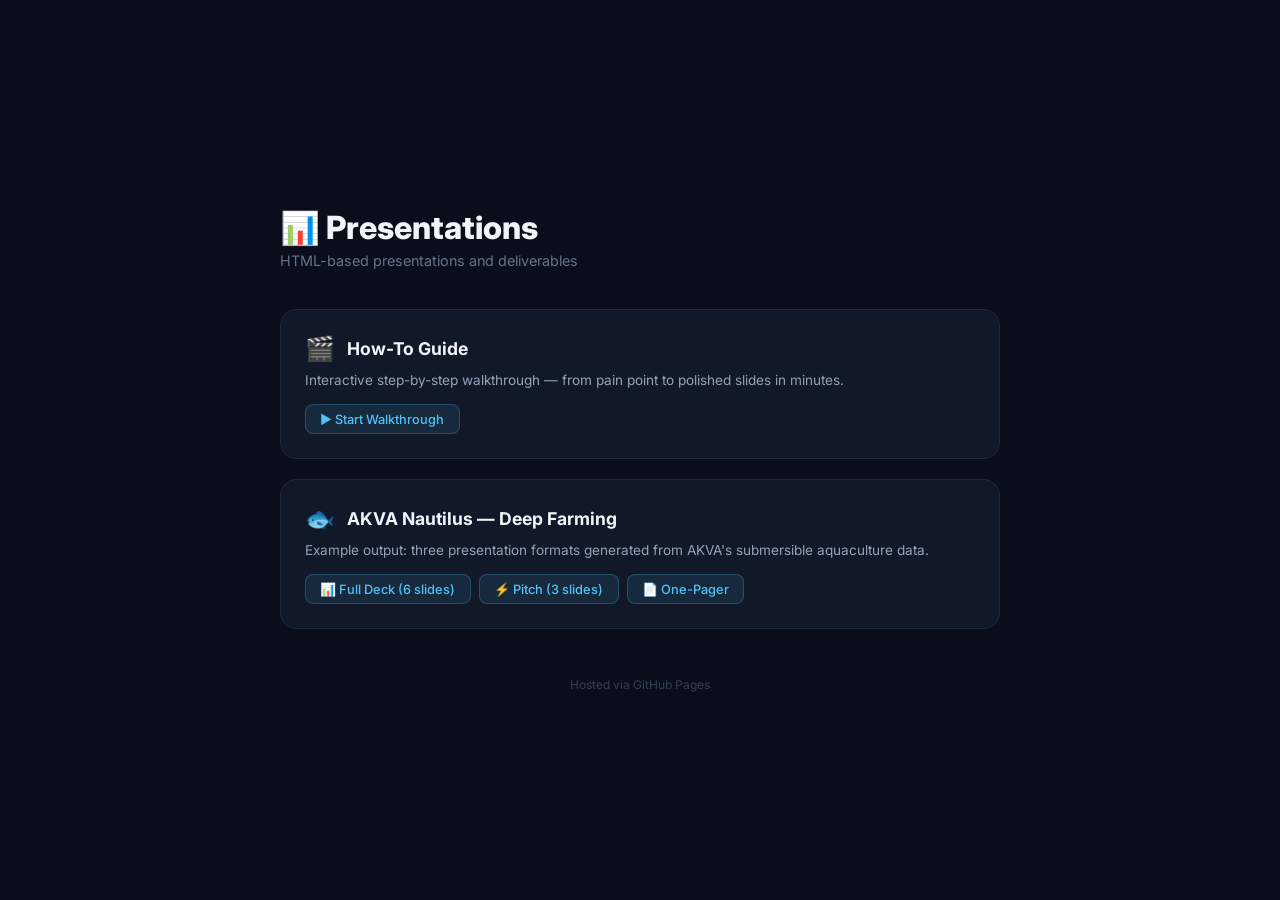
<file: index.html>
﻿<!DOCTYPE html>
<html lang="en">

<head>
    <meta charset="UTF-8">
    <meta name="viewport" content="width=device-width, initial-scale=1.0">
    <title>Presentations</title>
    <link href="https://fonts.googleapis.com/css2?family=Inter:wght@300;400;500;600;700;800&display=swap"
        rel="stylesheet">
    <style>
        * {
            margin: 0;
            padding: 0;
            box-sizing: border-box;
        }

        body {
            font-family: 'Inter', -apple-system, sans-serif;
            background: #0a0e1a;
            color: #f1f5f9;
            min-height: 100vh;
            display: flex;
            align-items: center;
            justify-content: center;
            padding: 2rem;
        }

        .container {
            max-width: 720px;
            width: 100%;
        }

        h1 {
            font-size: 2rem;
            font-weight: 800;
            margin-bottom: 0.3rem;
        }

        .subtitle {
            color: #64748b;
            font-size: 0.9rem;
            margin-bottom: 2.5rem;
        }

        .project {
            background: #111827;
            border: 1px solid #1e293b;
            border-radius: 16px;
            padding: 1.5rem;
            margin-bottom: 1.25rem;
            transition: transform 0.2s, box-shadow 0.2s;
        }

        .project:hover {
            transform: translateY(-2px);
            box-shadow: 0 8px 24px rgba(0, 0, 0, 0.3);
        }

        .project-header {
            display: flex;
            align-items: center;
            gap: 0.75rem;
            margin-bottom: 0.6rem;
        }

        .project-icon {
            font-size: 1.5rem;
        }

        .project-title {
            font-weight: 700;
            font-size: 1.1rem;
        }

        .project-desc {
            color: #94a3b8;
            font-size: 0.85rem;
            margin-bottom: 1rem;
        }

        .links {
            display: flex;
            flex-wrap: wrap;
            gap: 0.5rem;
        }

        .links a {
            display: inline-flex;
            align-items: center;
            gap: 0.4rem;
            padding: 0.4rem 0.9rem;
            border-radius: 8px;
            font-size: 0.8rem;
            font-weight: 500;
            text-decoration: none;
            transition: all 0.2s;
            border: 1px solid rgba(79, 195, 247, 0.25);
            background: rgba(79, 195, 247, 0.1);
            color: #4fc3f7;
        }

        .links a:hover {
            border-color: #4fc3f7;
            color: #4fc3f7;
            background: rgba(79, 195, 247, 0.18);
        }

        .footer {
            text-align: center;
            color: #334155;
            font-size: 0.75rem;
            margin-top: 3rem;
        }
    </style>
</head>

<body>
    <div class="container">
        <h1>📊 Presentations</h1>
        <p class="subtitle">HTML-based presentations and deliverables</p>

        <!-- ====== HOW-TO WALKTHROUGH ====== -->
        <div class="project">
            <div class="project-header">
                <span class="project-icon">🎬</span>
                <span class="project-title">How-To Guide</span>
            </div>
            <p class="project-desc">Interactive step-by-step walkthrough — from pain point to polished slides in
                minutes.</p>
            <div class="links">
                <a class="primary" href="walkthrough/index.html">▶️ Start Walkthrough</a>
            </div>
        </div>

        <!-- ====== AKVA NAUTILUS EXAMPLE ====== -->
        <div class="project">
            <div class="project-header">
                <span class="project-icon">🐟</span>
                <span class="project-title">AKVA Nautilus — Deep Farming</span>
            </div>
            <p class="project-desc">Example output: three presentation formats generated from AKVA's submersible
                aquaculture data.</p>
            <div class="links">
                <a class="primary" href="akva-nautilus/presentation.html">📊 Full Deck (6 slides)</a>
                <a class="primary" href="akva-nautilus/presentation-short.html">⚡ Pitch (3 slides)</a>
                <a class="primary" href="akva-nautilus/onepager.html">📄 One-Pager</a>
            </div>
        </div>

        <!-- Add more projects here using the same structure -->

        <p class="footer">Hosted via GitHub Pages</p>
    </div>
</body>

</html>
</file>
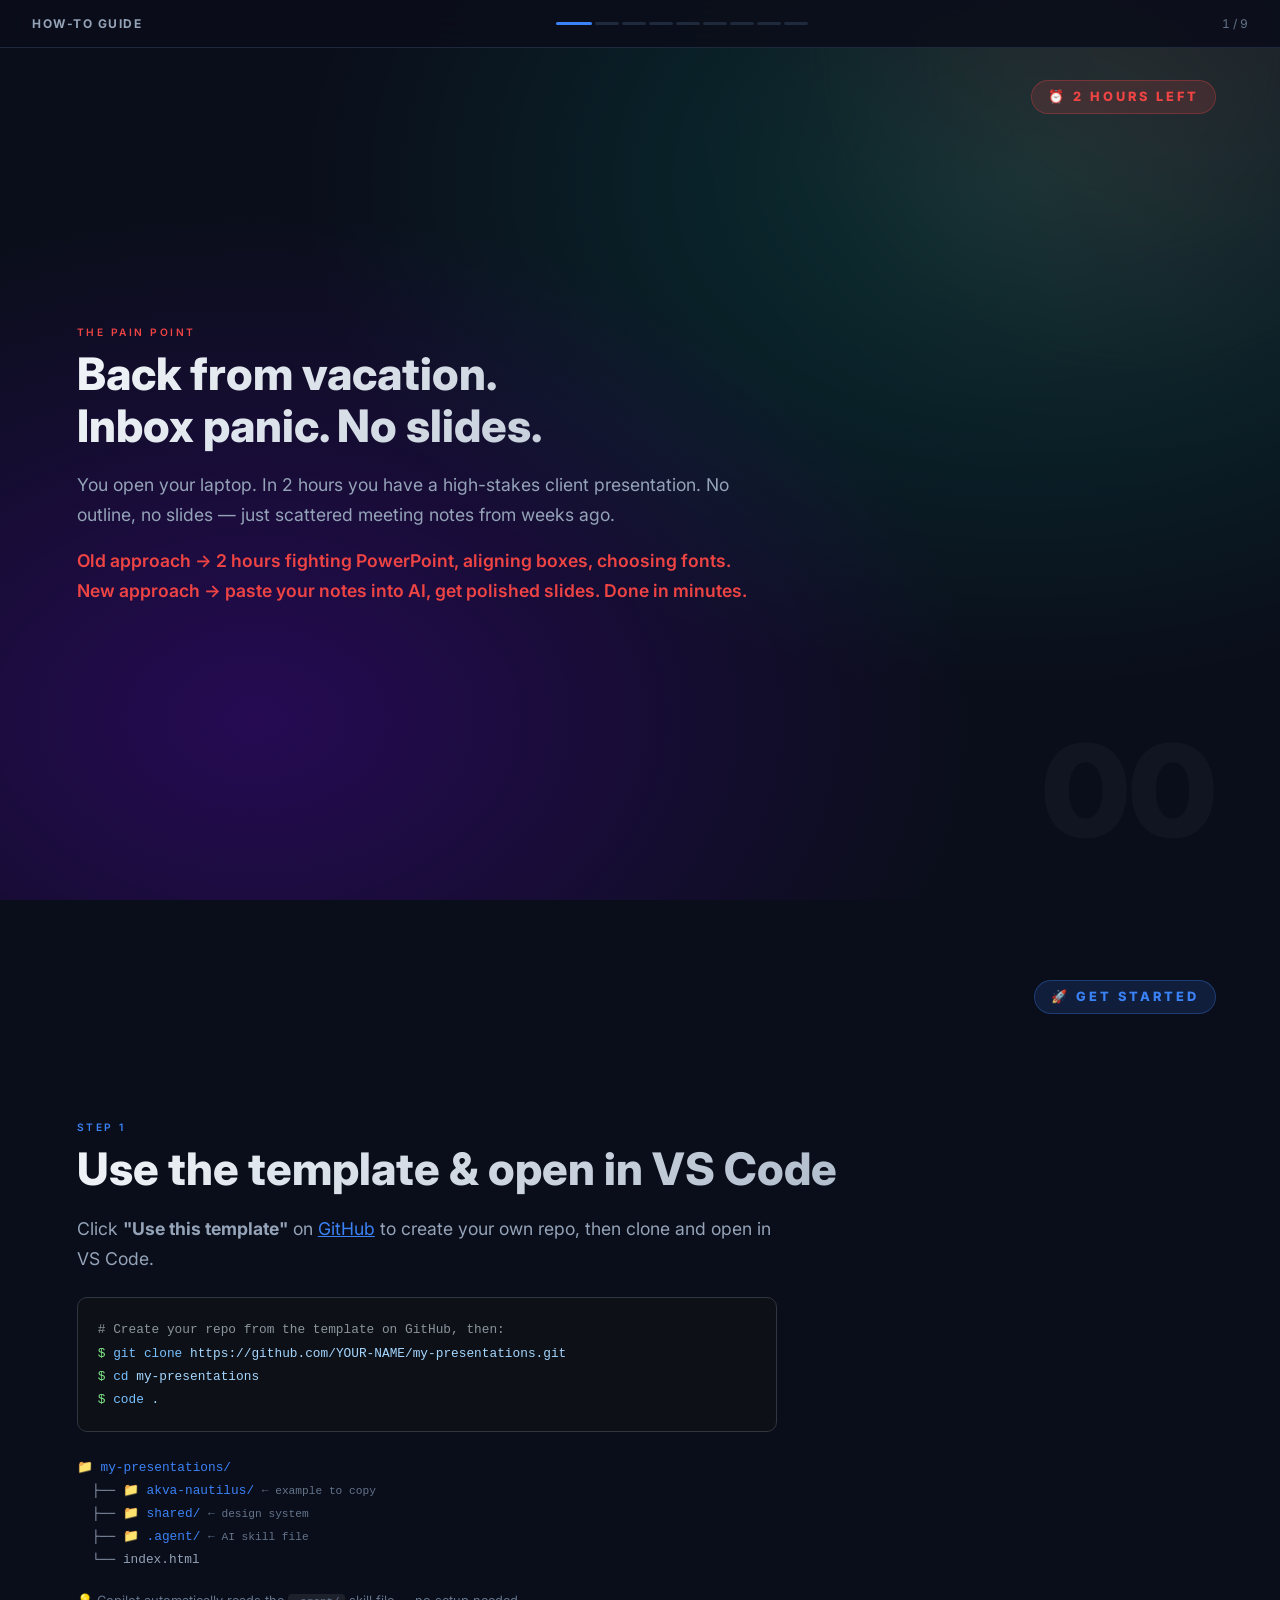
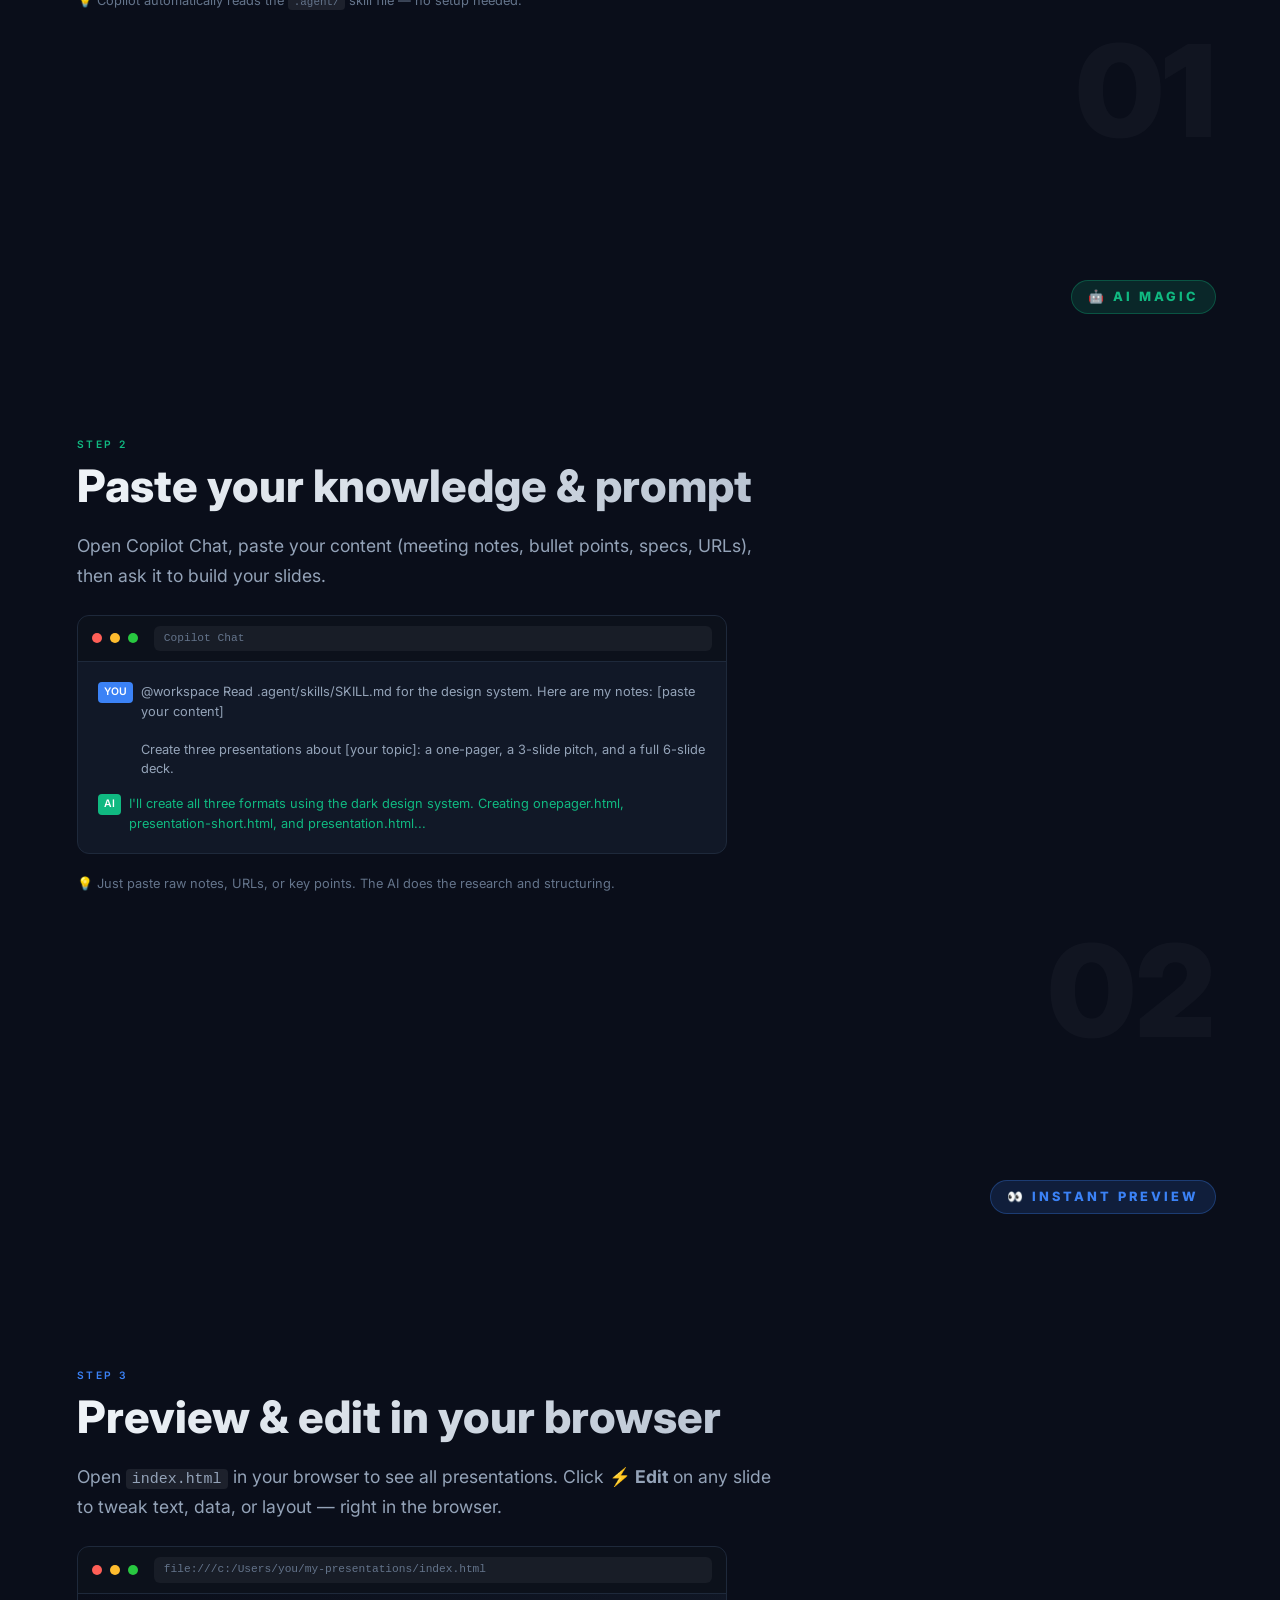
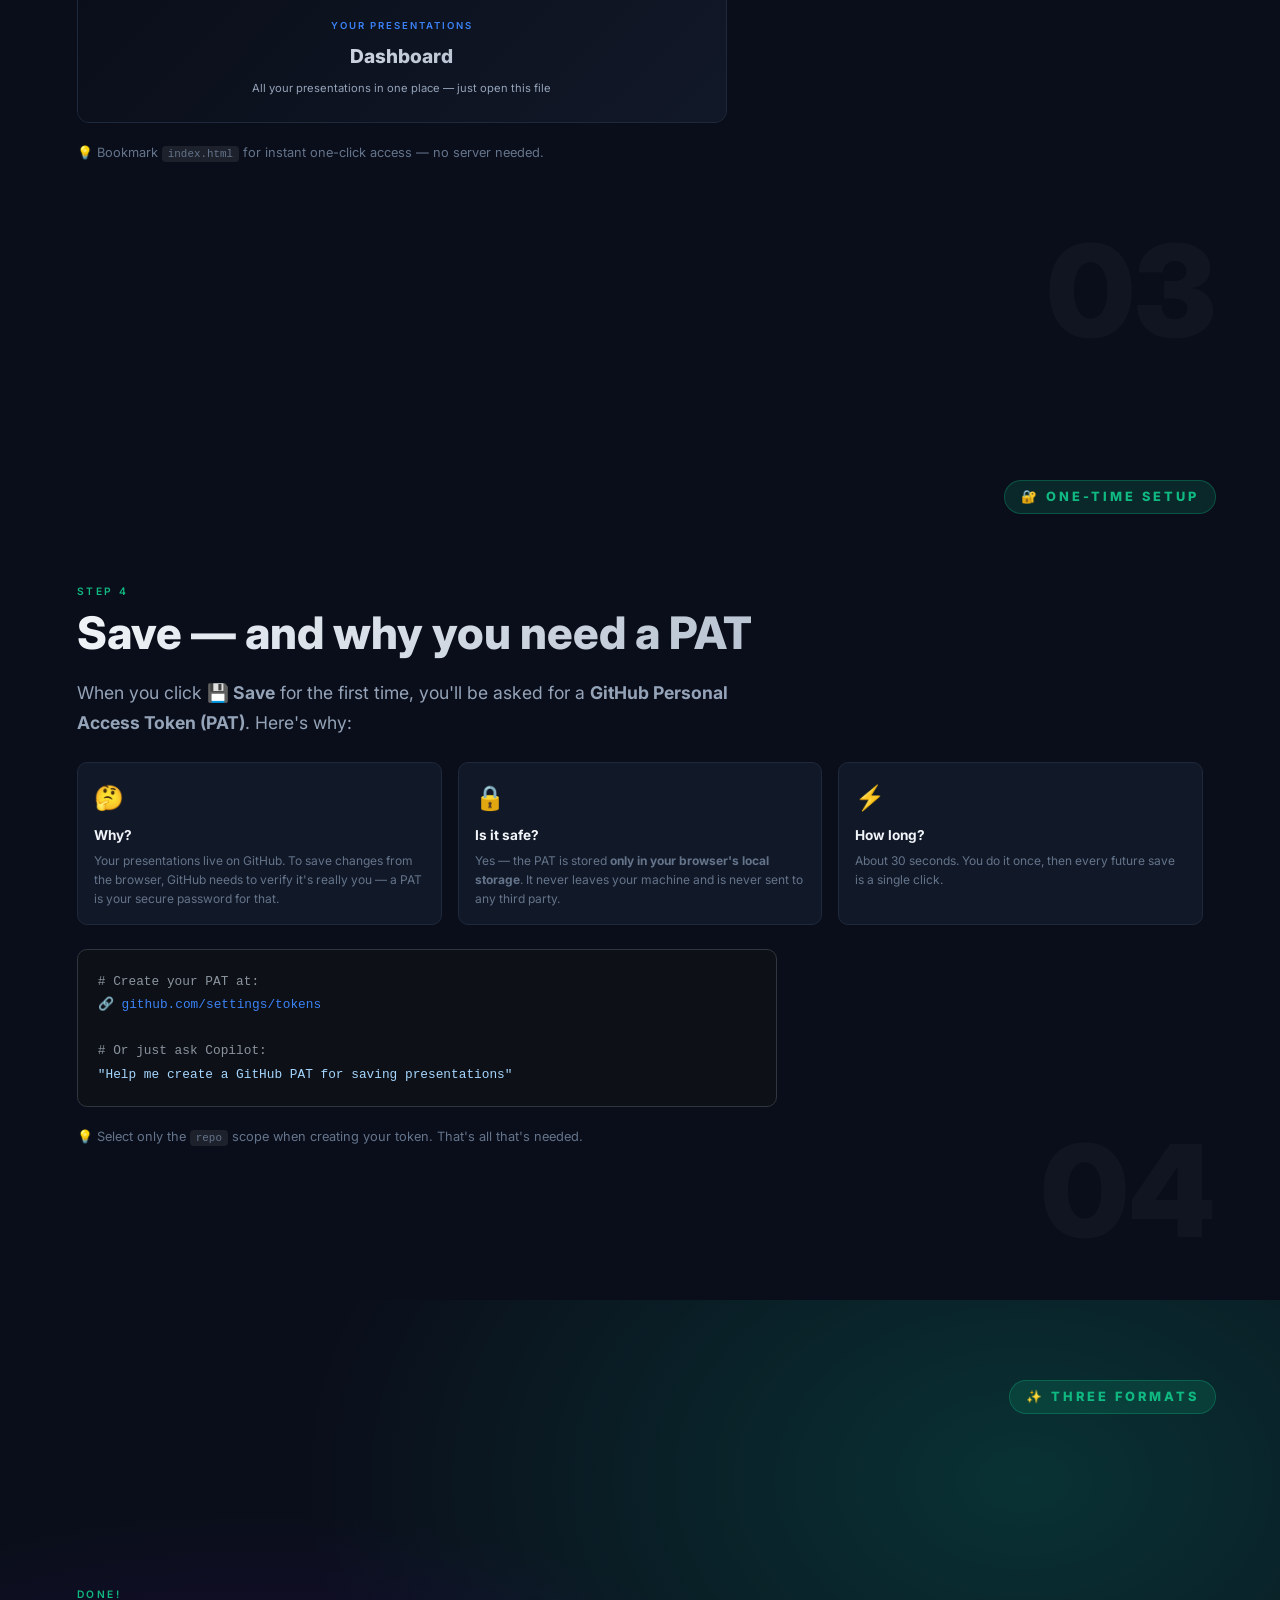
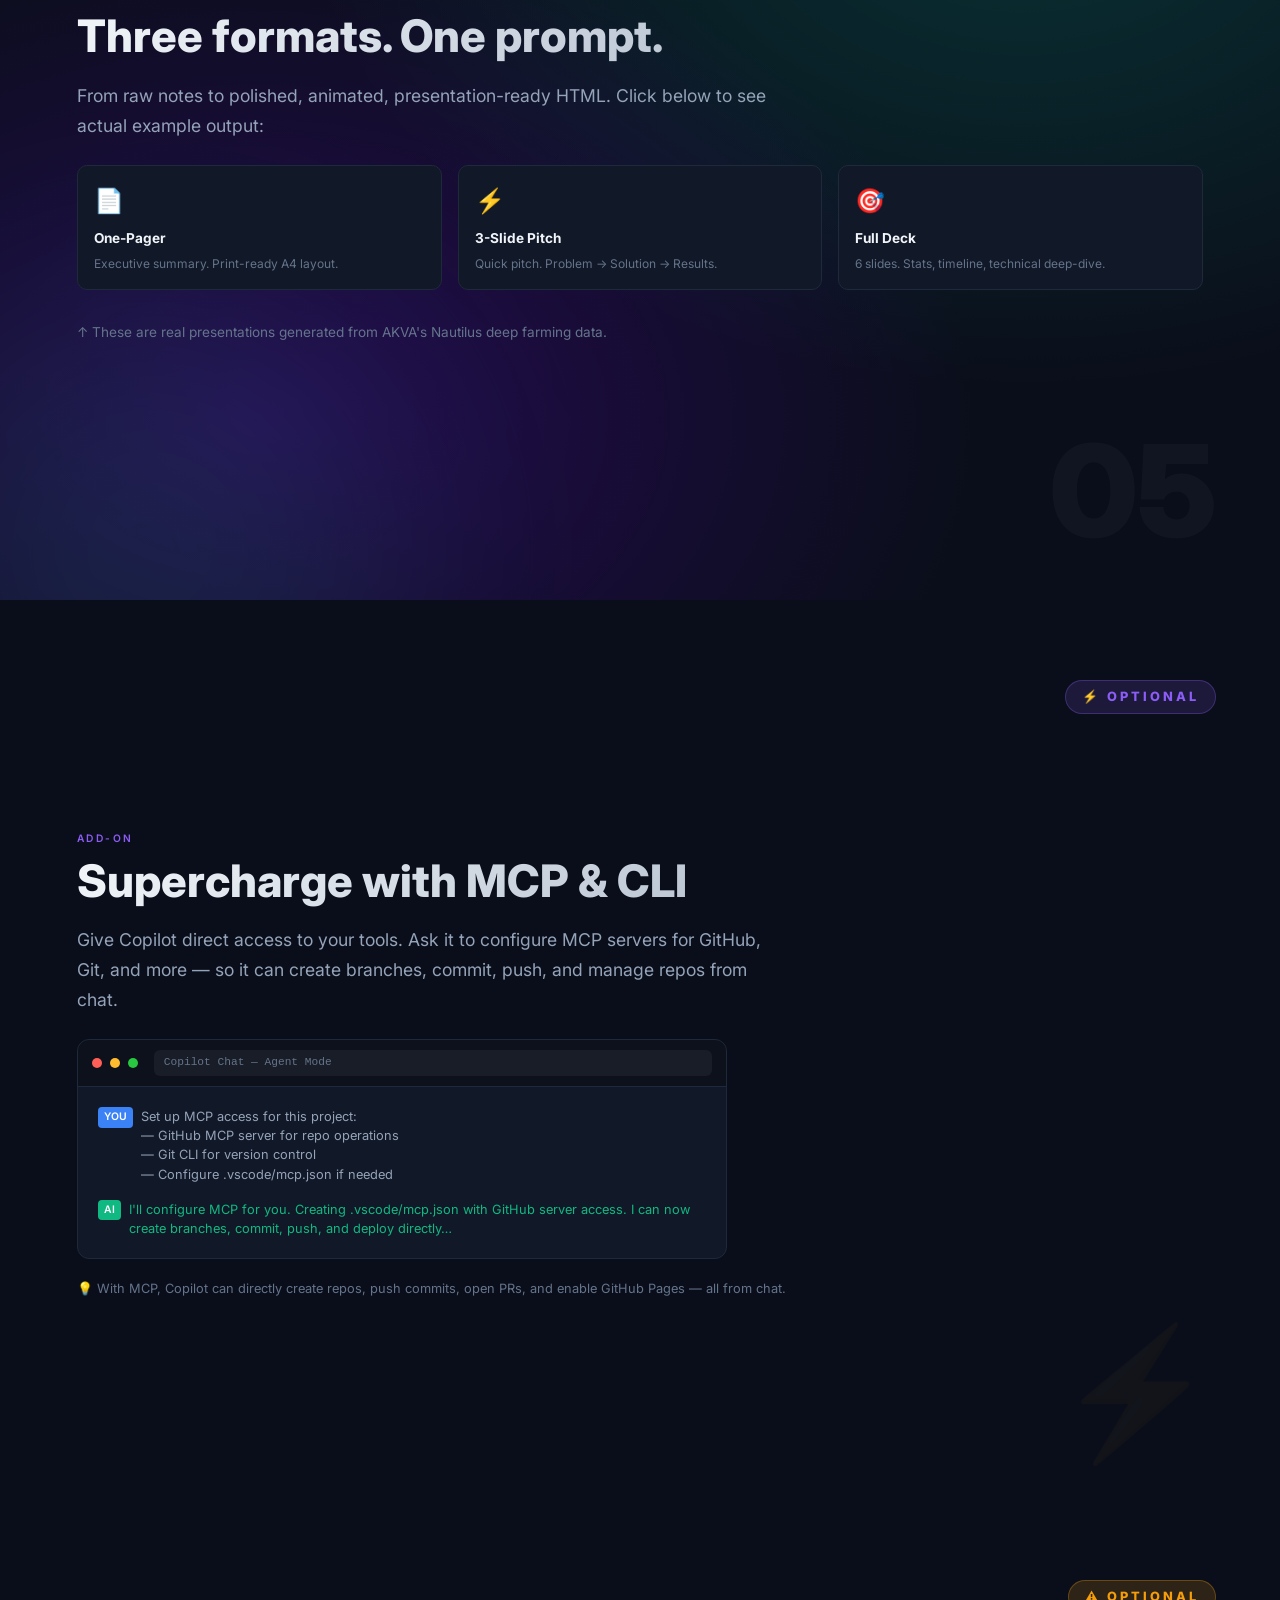
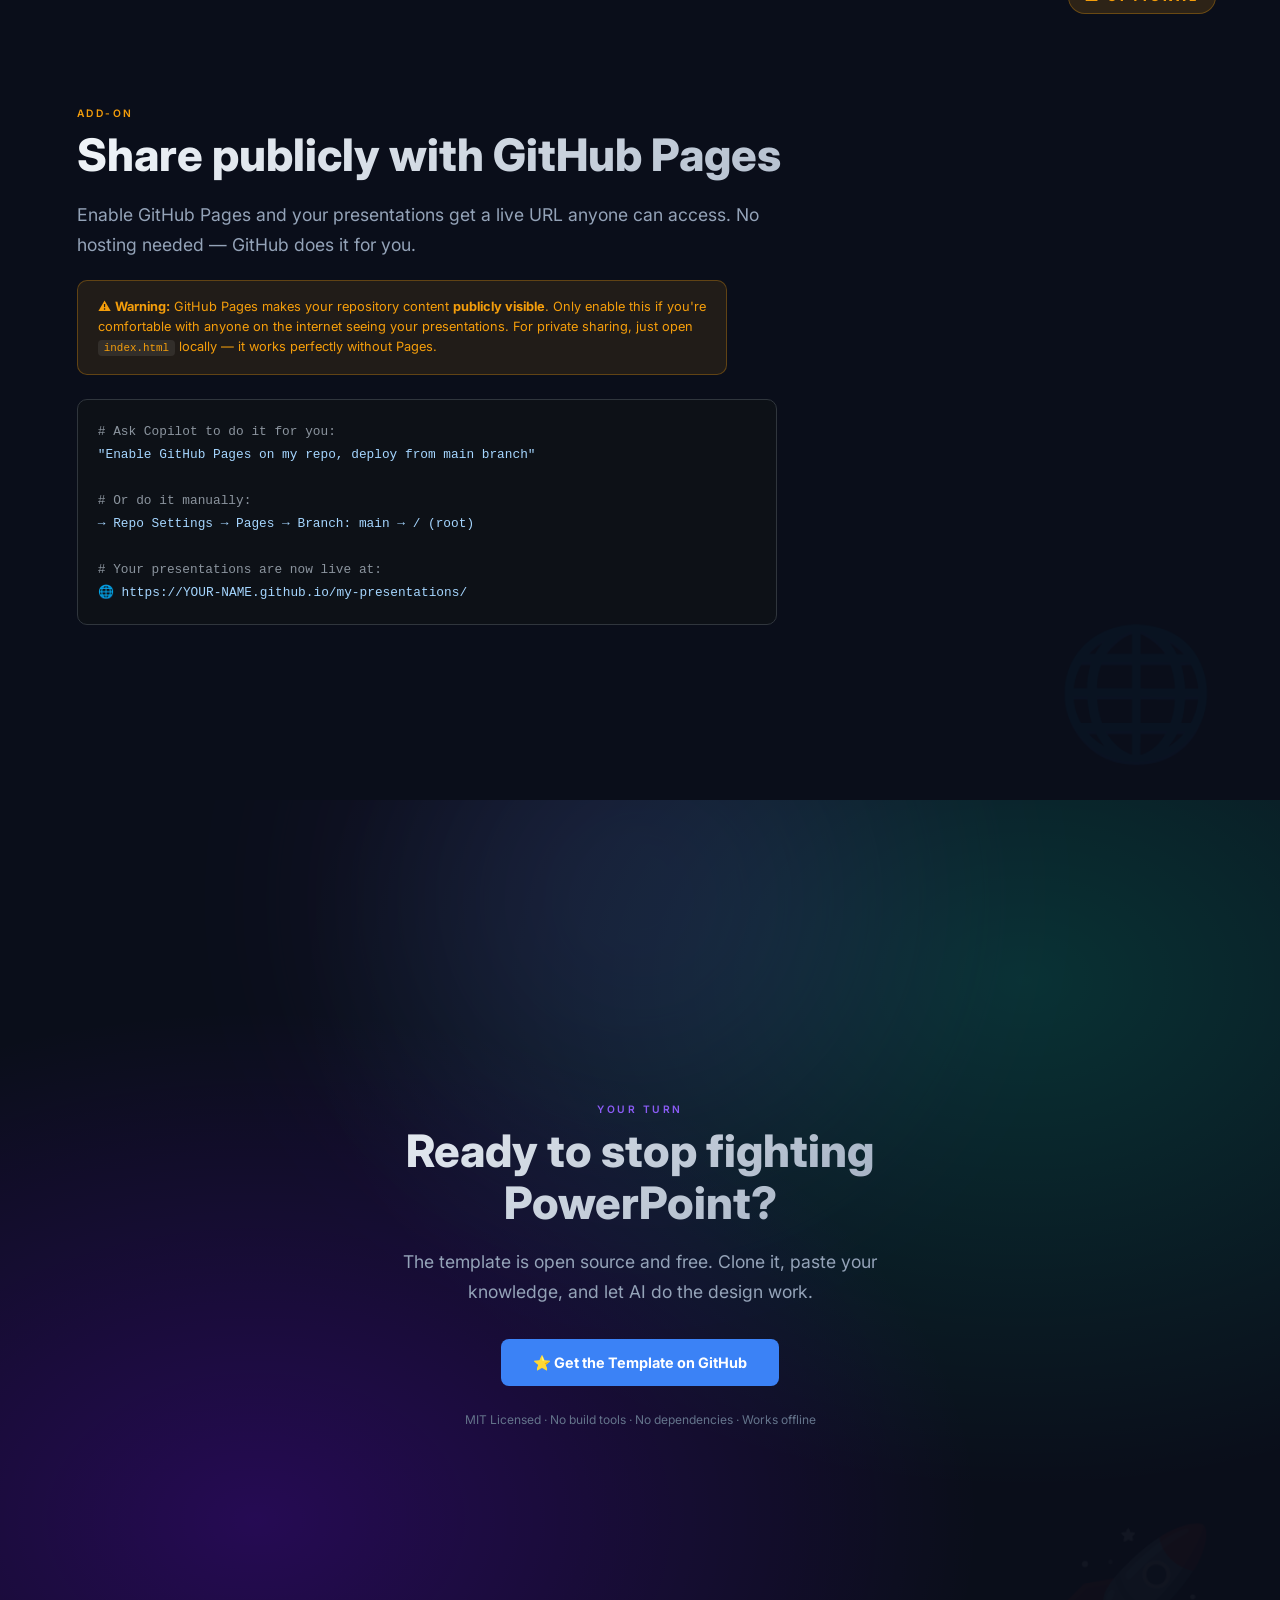
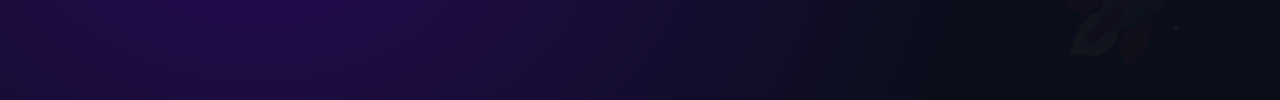
<file: walkthrough/index.html>
<!DOCTYPE html>
<html lang="en">

<head>
    <meta charset="UTF-8">
    <meta name="viewport" content="width=device-width, initial-scale=1.0">
    <title>How to Build Presentations with AI — Walkthrough</title>
    <link href="https://fonts.googleapis.com/css2?family=Inter:wght@300;400;500;600;700;800&display=swap"
        rel="stylesheet">
    <style>
        :root {
            --bg-dark: #0a0e1a;
            --bg-card: #111827;
            --bg-card-hover: #1a2235;
            --accent-red: #ef4444;
            --accent-amber: #f59e0b;
            --accent-green: #10b981;
            --accent-blue: #3b82f6;
            --accent-purple: #8b5cf6;
            --accent-pink: #ec4899;
            --text-primary: #f1f5f9;
            --text-secondary: #94a3b8;
            --text-muted: #64748b;
            --border: #1e293b;
        }

        * {
            margin: 0;
            padding: 0;
            box-sizing: border-box;
        }

        html {
            scroll-behavior: smooth;
            scroll-snap-type: y mandatory;
        }

        body {
            font-family: 'Inter', -apple-system, sans-serif;
            background: var(--bg-dark);
            color: var(--text-primary);
            line-height: 1.6;
            overflow-x: hidden;
        }

        /* ========== NAVIGATION ========== */
        .nav {
            position: fixed;
            top: 0;
            left: 0;
            right: 0;
            z-index: 100;
            background: rgba(10, 14, 26, 0.9);
            backdrop-filter: blur(20px);
            -webkit-backdrop-filter: blur(20px);
            border-bottom: 1px solid var(--border);
            padding: 0 2rem;
            display: flex;
            align-items: center;
            justify-content: space-between;
            height: 48px;
        }

        .nav-brand {
            font-weight: 700;
            font-size: 0.75rem;
            color: var(--text-secondary);
            letter-spacing: 1.5px;
            text-transform: uppercase;
        }

        .nav-progress {
            display: flex;
            gap: 3px;
        }

        .nav-pip {
            width: 24px;
            height: 3px;
            border-radius: 2px;
            background: var(--border);
            cursor: pointer;
            border: none;
            transition: all 0.3s;
        }

        .nav-pip.active {
            background: var(--accent-blue);
            width: 36px;
        }

        .nav-counter {
            font-size: 0.75rem;
            color: var(--text-muted);
            font-variant-numeric: tabular-nums;
        }

        /* ========== STEP SLIDES ========== */
        .step {
            height: 100vh;
            height: 100dvh;
            scroll-snap-align: start;
            display: flex;
            flex-direction: column;
            justify-content: center;
            padding: 70px 6vw 40px;
            position: relative;
            overflow: hidden;
        }

        /* ========== BUZZWORD OVERLAY ========== */
        .buzzword {
            position: absolute;
            top: clamp(60px, 10vh, 80px);
            right: 5vw;
            font-size: clamp(0.65rem, 1vw, 0.8rem);
            font-weight: 800;
            letter-spacing: 3px;
            text-transform: uppercase;
            padding: 6px 16px;
            border-radius: 20px;
            opacity: 0;
            transform: translateX(30px);
            transition: all 0.5s cubic-bezier(0.16, 1, 0.3, 1);
            transition-delay: 0.6s;
            z-index: 10;
        }

        .step.visible .buzzword {
            opacity: 1;
            transform: translateX(0);
        }

        .buzzword-red {
            background: rgba(239, 68, 68, 0.15);
            color: var(--accent-red);
            border: 1px solid rgba(239, 68, 68, 0.3);
        }

        .buzzword-blue {
            background: rgba(59, 130, 246, 0.15);
            color: var(--accent-blue);
            border: 1px solid rgba(59, 130, 246, 0.3);
        }

        .buzzword-green {
            background: rgba(16, 185, 129, 0.15);
            color: var(--accent-green);
            border: 1px solid rgba(16, 185, 129, 0.3);
        }

        .buzzword-amber {
            background: rgba(245, 158, 11, 0.15);
            color: var(--accent-amber);
            border: 1px solid rgba(245, 158, 11, 0.3);
        }

        .buzzword-purple {
            background: rgba(139, 92, 246, 0.15);
            color: var(--accent-purple);
            border: 1px solid rgba(139, 92, 246, 0.3);
        }

        .buzzword-pink {
            background: rgba(236, 72, 153, 0.15);
            color: var(--accent-pink);
            border: 1px solid rgba(236, 72, 153, 0.3);
        }

        /* ========== STEP NUMBERING ========== */
        .step-number {
            font-size: clamp(4rem, 10vw, 8rem);
            font-weight: 900;
            position: absolute;
            bottom: 5vh;
            right: 5vw;
            color: rgba(255, 255, 255, 0.03);
            line-height: 1;
            pointer-events: none;
        }

        .step-label {
            font-size: clamp(0.6rem, 0.8vw, 0.7rem);
            font-weight: 600;
            letter-spacing: 2.5px;
            text-transform: uppercase;
            margin-bottom: clamp(0.5rem, 1vh, 1rem);
        }

        .step-title {
            font-size: clamp(1.5rem, 4vw, 2.8rem);
            font-weight: 800;
            line-height: 1.15;
            margin-bottom: clamp(0.75rem, 2vh, 1.25rem);
            background: linear-gradient(135deg, var(--text-primary), var(--text-secondary));
            -webkit-background-clip: text;
            background-clip: text;
            -webkit-text-fill-color: transparent;
        }

        .step-subtitle {
            font-size: clamp(0.85rem, 1.6vw, 1.1rem);
            color: var(--text-secondary);
            max-width: 700px;
            line-height: 1.7;
        }

        /* ========== CODE MOCKUPS ========== */
        .code-block {
            background: #0d1117;
            border: 1px solid #30363d;
            border-radius: 10px;
            padding: 1.25rem;
            margin-top: 1.5rem;
            font-family: 'Cascadia Code', 'Fira Code', 'Consolas', monospace;
            font-size: clamp(0.7rem, 1vw, 0.85rem);
            line-height: 1.8;
            overflow-x: auto;
            max-width: 700px;
        }

        .code-comment {
            color: #8b949e;
        }

        .code-command {
            color: #79c0ff;
        }

        .code-string {
            color: #a5d6ff;
        }

        .code-keyword {
            color: #ff7b72;
        }

        .code-prompt {
            color: #7ee787;
        }

        /* ========== VISUAL MOCKUPS ========== */
        .mockup-browser {
            background: var(--bg-card);
            border: 1px solid var(--border);
            border-radius: 12px;
            overflow: hidden;
            margin-top: 1.5rem;
            max-width: 650px;
        }

        .mockup-toolbar {
            display: flex;
            align-items: center;
            gap: 8px;
            padding: 10px 14px;
            background: rgba(0, 0, 0, 0.3);
            border-bottom: 1px solid var(--border);
        }

        .mockup-dot {
            width: 10px;
            height: 10px;
            border-radius: 50%;
            background: #333;
        }

        .mockup-dot:first-child {
            background: #ff5f57;
        }

        .mockup-dot:nth-child(2) {
            background: #febc2e;
        }

        .mockup-dot:nth-child(3) {
            background: #28c840;
        }

        .mockup-url {
            flex: 1;
            background: rgba(255, 255, 255, 0.05);
            border-radius: 6px;
            padding: 4px 10px;
            font-size: 0.7rem;
            color: var(--text-muted);
            margin-left: 8px;
            font-family: monospace;
        }

        .mockup-content {
            padding: 1.25rem;
            min-height: 120px;
        }

        /* ========== FILE TREE MOCKUP ========== */
        .file-tree {
            font-family: 'Cascadia Code', 'Fira Code', monospace;
            font-size: 0.8rem;
            color: var(--text-secondary);
            line-height: 1.8;
            margin-top: 1rem;
        }

        .file-tree .folder {
            color: var(--accent-blue);
        }

        .file-tree .file {
            color: var(--text-secondary);
        }

        .file-tree .highlight {
            color: var(--accent-green);
            font-weight: 600;
        }

        .file-tree .new-badge {
            font-size: 0.6rem;
            background: rgba(16, 185, 129, 0.2);
            color: var(--accent-green);
            padding: 1px 6px;
            border-radius: 8px;
            margin-left: 8px;
            font-family: 'Inter', sans-serif;
            font-weight: 600;
        }

        /* ========== CARDS ========== */
        .cards-row {
            display: flex;
            gap: 1rem;
            margin-top: 1.5rem;
            flex-wrap: wrap;
        }

        .mini-card {
            background: var(--bg-card);
            border: 1px solid var(--border);
            border-radius: 10px;
            padding: 1rem;
            flex: 1;
            min-width: 180px;
            cursor: pointer;
            transition: all 0.3s;
            text-decoration: none;
            color: inherit;
        }

        .mini-card:hover {
            background: var(--bg-card-hover);
            transform: translateY(-2px);
            border-color: var(--accent-blue);
        }

        .mini-card-icon {
            font-size: 1.5rem;
            margin-bottom: 0.5rem;
        }

        .mini-card-title {
            font-weight: 700;
            font-size: 0.85rem;
            margin-bottom: 0.25rem;
        }

        .mini-card-desc {
            font-size: 0.75rem;
            color: var(--text-muted);
        }

        /* ========== HERO GLOW ========== */
        .hero-glow {
            position: absolute;
            width: 500px;
            height: 500px;
            border-radius: 50%;
            filter: blur(120px);
            opacity: 0.12;
            pointer-events: none;
        }

        /* ========== REVEAL ANIMATIONS ========== */
        .reveal {
            opacity: 0;
            transform: translateY(20px);
            transition: opacity 0.4s cubic-bezier(0.16, 1, 0.3, 1),
                transform 0.4s cubic-bezier(0.16, 1, 0.3, 1);
            transition-delay: calc(var(--i, 0) * 0.08s);
        }

        .step.visible .reveal {
            opacity: 1;
            transform: translateY(0);
        }

        /* ========== GRADIENT BACKGROUNDS ========== */
        .gradient-bg {
            background:
                radial-gradient(ellipse at 20% 80%, rgba(120, 0, 255, 0.25) 0%, transparent 50%),
                radial-gradient(ellipse at 80% 20%, rgba(0, 255, 200, 0.15) 0%, transparent 50%),
                var(--bg-dark);
        }

        /* ========== INLINE CODE ========== */
        code {
            background: rgba(255, 255, 255, 0.08);
            padding: 2px 6px;
            border-radius: 4px;
            font-size: 0.85em;
        }

        /* ========== WARNING BANNER ========== */
        .warning-banner {
            background: rgba(245, 158, 11, 0.1);
            border: 1px solid rgba(245, 158, 11, 0.3);
            border-radius: 10px;
            padding: 1rem 1.25rem;
            margin-top: 1.25rem;
            max-width: 650px;
            font-size: 0.8rem;
            color: var(--accent-amber);
            line-height: 1.6;
        }

        /* ========== RESPONSIVE ========== */
        @media (max-height: 700px) {
            .step {
                padding-top: 55px;
                padding-bottom: 20px;
            }

            .step-title {
                font-size: clamp(1.3rem, 3.5vw, 2rem);
            }

            .code-block {
                padding: 0.8rem;
                margin-top: 1rem;
            }

            .mockup-browser {
                margin-top: 1rem;
            }
        }

        @media (max-width: 600px) {
            .cards-row {
                flex-direction: column;
            }
        }

        @media (prefers-reduced-motion: reduce) {
            html {
                scroll-behavior: auto;
                scroll-snap-type: none;
            }

            .reveal,
            .buzzword {
                opacity: 1;
                transform: none;
                transition: none;
            }
        }
    </style>
</head>

<body>

    <!-- Navigation -->
    <div class="nav">
        <div class="nav-brand">How-To Guide</div>
        <div class="nav-progress" id="navProgress"></div>
        <div class="nav-counter" id="navCounter"></div>
    </div>

    <!-- ==================== STEP 0: The Pain Point ==================== -->
    <div class="step gradient-bg">
        <div class="hero-glow" style="top: -200px; right: -100px; background: #ef4444;"></div>
        <div class="buzzword buzzword-red">⏰ 2 HOURS LEFT</div>
        <div class="step-label reveal" style="color: var(--accent-red);">THE PAIN POINT</div>
        <h1 class="step-title reveal">Back from vacation.<br>Inbox panic. No slides.</h1>
        <p class="step-subtitle reveal">
            You open your laptop. In 2 hours you have a high-stakes client presentation.
            No outline, no slides — just scattered meeting notes from weeks ago.
        </p>
        <p class="step-subtitle reveal" style="margin-top: 1rem; color: var(--accent-red); font-weight: 600;">
            Old approach → 2 hours fighting PowerPoint, aligning boxes, choosing fonts.<br>
            New approach → paste your notes into AI, get polished slides. Done in minutes.
        </p>
        <div class="step-number">00</div>
    </div>

    <!-- ==================== STEP 1: Clone & Open ==================== -->
    <div class="step">
        <div class="buzzword buzzword-blue">🚀 GET STARTED</div>
        <div class="step-label reveal" style="color: var(--accent-blue);">STEP 1</div>
        <h1 class="step-title reveal">Use the template &amp; open in VS Code</h1>
        <p class="step-subtitle reveal">
            Click <strong>"Use this template"</strong> on
            <a href="https://github.com/MartinJuhler/Presentation-Template" target="_blank" rel="noopener"
                style="color: var(--accent-blue);">GitHub</a>
            to create your own repo, then clone and open in VS Code.
        </p>

        <div class="code-block reveal" style="--i: 2;">
            <span class="code-comment"># Create your repo from the template on GitHub, then:</span><br>
            <span class="code-prompt">$</span> <span class="code-command">git clone</span> <span
                class="code-string">https://github.com/YOUR-NAME/my-presentations.git</span><br>
            <span class="code-prompt">$</span> <span class="code-command">cd</span> <span
                class="code-string">my-presentations</span><br>
            <span class="code-prompt">$</span> <span class="code-command">code</span> <span class="code-string">.</span>
        </div>

        <div class="file-tree reveal" style="--i: 3; margin-top: 1.5rem;">
            <span class="folder">📁 my-presentations/</span><br>
            &nbsp;&nbsp;├── <span class="folder">📁 akva-nautilus/</span> <span
                style="color: var(--text-muted); font-size: 0.7rem;">← example to copy</span><br>
            &nbsp;&nbsp;├── <span class="folder">📁 shared/</span> <span
                style="color: var(--text-muted); font-size: 0.7rem;">← design system</span><br>
            &nbsp;&nbsp;├── <span class="folder">📁 .agent/</span> <span
                style="color: var(--text-muted); font-size: 0.7rem;">← AI skill file</span><br>
            &nbsp;&nbsp;└── <span class="file">index.html</span>
        </div>

        <p class="reveal" style="--i: 4; margin-top: 1.25rem; font-size: 0.8rem; color: var(--text-muted);">
            💡 Copilot automatically reads the <code>.agent/</code> skill file — no setup needed.
        </p>
        <div class="step-number">01</div>
    </div>

    <!-- ==================== STEP 2: Prompt Copilot ==================== -->
    <div class="step">
        <div class="buzzword buzzword-green">🤖 AI MAGIC</div>
        <div class="step-label reveal" style="color: var(--accent-green);">STEP 2</div>
        <h1 class="step-title reveal">Paste your knowledge &amp; prompt</h1>
        <p class="step-subtitle reveal">
            Open Copilot Chat, paste your content (meeting notes, bullet points, specs, URLs), then ask it to
            build your slides.
        </p>

        <div class="mockup-browser reveal" style="--i: 2;">
            <div class="mockup-toolbar">
                <div class="mockup-dot"></div>
                <div class="mockup-dot"></div>
                <div class="mockup-dot"></div>
                <div class="mockup-url">Copilot Chat</div>
            </div>
            <div class="mockup-content" style="font-size: 0.8rem;">
                <div style="display: flex; gap: 8px; align-items: flex-start; margin-bottom: 1rem;">
                    <span
                        style="background: var(--accent-blue); color: white; font-size: 0.65rem; padding: 2px 6px; border-radius: 4px; font-weight: 600; white-space: nowrap;">YOU</span>
                    <span style="color: var(--text-secondary); line-height: 1.5;">@workspace Read
                        .agent/skills/SKILL.md for the design system.
                        Here are my notes: [paste your content]<br><br>
                        Create three presentations about [your topic]:
                        a one-pager, a 3-slide pitch, and a full 6-slide deck.</span>
                </div>
                <div style="display: flex; gap: 8px; align-items: flex-start;">
                    <span
                        style="background: var(--accent-green); color: white; font-size: 0.65rem; padding: 2px 6px; border-radius: 4px; font-weight: 600; white-space: nowrap;">AI</span>
                    <span style="color: var(--accent-green); line-height: 1.5;">I'll create all three formats using the
                        dark design system. Creating onepager.html, presentation-short.html, and
                        presentation.html...</span>
                </div>
            </div>
        </div>

        <p class="reveal" style="--i: 3; margin-top: 1.25rem; font-size: 0.8rem; color: var(--text-muted);">
            💡 Just paste raw notes, URLs, or key points. The AI does the research and structuring.
        </p>
        <div class="step-number">02</div>
    </div>

    <!-- ==================== STEP 3: Preview & Edit ==================== -->
    <div class="step">
        <div class="buzzword buzzword-blue">👀 INSTANT PREVIEW</div>
        <div class="step-label reveal" style="color: var(--accent-blue);">STEP 3</div>
        <h1 class="step-title reveal">Preview &amp; edit in your browser</h1>
        <p class="step-subtitle reveal">
            Open <code>index.html</code> in your browser to see all presentations.
            Click <strong>⚡ Edit</strong> on any slide to tweak text, data, or layout — right in the browser.
        </p>

        <div class="mockup-browser reveal" style="--i: 2;">
            <div class="mockup-toolbar">
                <div class="mockup-dot"></div>
                <div class="mockup-dot"></div>
                <div class="mockup-dot"></div>
                <div class="mockup-url">file:///c:/Users/you/my-presentations/index.html</div>
            </div>
            <div class="mockup-content"
                style="background: linear-gradient(135deg, #0a0e1a, #111827); padding: 1.5rem; text-align: center;">
                <div
                    style="font-size: 0.6rem; font-weight: 600; letter-spacing: 2px; color: var(--accent-blue); text-transform: uppercase;">
                    YOUR PRESENTATIONS</div>
                <div
                    style="font-size: 1.2rem; font-weight: 800; margin: 0.5rem 0; background: linear-gradient(135deg, #f1f5f9, #94a3b8); -webkit-background-clip: text; background-clip: text; -webkit-text-fill-color: transparent;">
                    Dashboard</div>
                <div style="font-size: 0.7rem; color: var(--text-secondary);">All your presentations in one place — just
                    open this file</div>
            </div>
        </div>

        <p class="reveal" style="--i: 3; margin-top: 1.25rem; font-size: 0.8rem; color: var(--text-muted);">
            💡 Bookmark <code>index.html</code> for instant one-click access — no server needed.
        </p>
        <div class="step-number">03</div>
    </div>

    <!-- ==================== STEP 4: Your First Save ==================== -->
    <div class="step">
        <div class="buzzword buzzword-green">🔐 ONE-TIME SETUP</div>
        <div class="step-label reveal" style="color: var(--accent-green);">STEP 4</div>
        <h1 class="step-title reveal">Save — and why you need a PAT</h1>
        <p class="step-subtitle reveal">
            When you click <strong>💾 Save</strong> for the first time, you'll be asked for a
            <strong>GitHub Personal Access Token (PAT)</strong>. Here's why:
        </p>

        <div class="cards-row reveal" style="--i: 2;">
            <div class="mini-card" style="cursor: default;">
                <div class="mini-card-icon">🤔</div>
                <div class="mini-card-title">Why?</div>
                <div class="mini-card-desc">Your presentations live on GitHub. To save changes from the browser,
                    GitHub needs to verify it's really you — a PAT is your secure password for that.</div>
            </div>
            <div class="mini-card" style="cursor: default;">
                <div class="mini-card-icon">🔒</div>
                <div class="mini-card-title">Is it safe?</div>
                <div class="mini-card-desc">Yes — the PAT is stored <strong>only in your browser's local
                        storage</strong>. It never leaves your machine and is never sent to any third party.</div>
            </div>
            <div class="mini-card" style="cursor: default;">
                <div class="mini-card-icon">⚡</div>
                <div class="mini-card-title">How long?</div>
                <div class="mini-card-desc">About 30 seconds. You do it once, then every future save is a single click.
                </div>
            </div>
        </div>

        <div class="code-block reveal" style="--i: 3;">
            <span class="code-comment"># Create your PAT at:</span><br>
            <span class="code-prompt">🔗</span> <a href="https://github.com/settings/tokens" target="_blank"
                rel="noopener"
                style="color: var(--accent-blue); text-decoration: none;">github.com/settings/tokens</a><br>
            <br>
            <span class="code-comment"># Or just ask Copilot:</span><br>
            <span class="code-string">"Help me create a GitHub PAT for saving presentations"</span>
        </div>

        <p class="reveal" style="--i: 4; margin-top: 1.25rem; font-size: 0.8rem; color: var(--text-muted);">
            💡 Select only the <code>repo</code> scope when creating your token. That's all that's needed.
        </p>
        <div class="step-number">04</div>
    </div>

    <!-- ==================== STEP 5: Done / Results ==================== -->
    <div class="step gradient-bg">
        <div class="hero-glow" style="bottom: -200px; left: -100px; background: #10b981;"></div>
        <div class="buzzword buzzword-green">✨ THREE FORMATS</div>
        <div class="step-label reveal" style="color: var(--accent-green);">DONE!</div>
        <h1 class="step-title reveal">Three formats. One prompt.</h1>
        <p class="step-subtitle reveal">
            From raw notes to polished, animated, presentation-ready HTML.
            Click below to see actual example output:
        </p>

        <div class="cards-row reveal" style="--i: 2;">
            <a href="../akva-nautilus/onepager.html" class="mini-card">
                <div class="mini-card-icon">📄</div>
                <div class="mini-card-title">One-Pager</div>
                <div class="mini-card-desc">Executive summary. Print-ready A4 layout.</div>
            </a>
            <a href="../akva-nautilus/presentation-short.html" class="mini-card">
                <div class="mini-card-icon">⚡</div>
                <div class="mini-card-title">3-Slide Pitch</div>
                <div class="mini-card-desc">Quick pitch. Problem → Solution → Results.</div>
            </a>
            <a href="../akva-nautilus/presentation.html" class="mini-card">
                <div class="mini-card-icon">🎯</div>
                <div class="mini-card-title">Full Deck</div>
                <div class="mini-card-desc">6 slides. Stats, timeline, technical deep-dive.</div>
            </a>
        </div>

        <p class="reveal" style="--i: 4; margin-top: 2rem; font-size: 0.85rem; color: var(--text-muted);">
            ↑ These are real presentations generated from AKVA's Nautilus deep farming data.
        </p>
        <div class="step-number">05</div>
    </div>

    <!-- ==================== OPTIONAL: MCP & CLI ==================== -->
    <div class="step">
        <div class="buzzword buzzword-purple">⚡ OPTIONAL</div>
        <div class="step-label reveal" style="color: var(--accent-purple);">ADD-ON</div>
        <h1 class="step-title reveal">Supercharge with MCP &amp; CLI</h1>
        <p class="step-subtitle reveal">
            Give Copilot direct access to your tools. Ask it to configure MCP servers for GitHub, Git,
            and more — so it can create branches, commit, push, and manage repos from chat.
        </p>

        <div class="mockup-browser reveal" style="--i: 2;">
            <div class="mockup-toolbar">
                <div class="mockup-dot"></div>
                <div class="mockup-dot"></div>
                <div class="mockup-dot"></div>
                <div class="mockup-url">Copilot Chat — Agent Mode</div>
            </div>
            <div class="mockup-content" style="font-size: 0.8rem;">
                <div style="display: flex; gap: 8px; align-items: flex-start; margin-bottom: 1rem;">
                    <span
                        style="background: var(--accent-blue); color: white; font-size: 0.65rem; padding: 2px 6px; border-radius: 4px; font-weight: 600; white-space: nowrap;">YOU</span>
                    <span style="color: var(--text-secondary); line-height: 1.5;">
                        Set up MCP access for this project:<br>
                        — GitHub MCP server for repo operations<br>
                        — Git CLI for version control<br>
                        — Configure .vscode/mcp.json if needed
                    </span>
                </div>
                <div style="display: flex; gap: 8px; align-items: flex-start;">
                    <span
                        style="background: var(--accent-green); color: white; font-size: 0.65rem; padding: 2px 6px; border-radius: 4px; font-weight: 600; white-space: nowrap;">AI</span>
                    <span style="color: var(--accent-green); line-height: 1.5;">
                        I'll configure MCP for you. Creating .vscode/mcp.json with GitHub server access.
                        I can now create branches, commit, push, and deploy directly…
                    </span>
                </div>
            </div>
        </div>

        <p class="reveal" style="--i: 3; margin-top: 1.25rem; font-size: 0.8rem; color: var(--text-muted);">
            💡 With MCP, Copilot can directly create repos, push commits, open PRs, and enable GitHub Pages — all from
            chat.
        </p>
        <div class="step-number">⚡</div>
    </div>

    <!-- ==================== OPTIONAL: GitHub Pages ==================== -->
    <div class="step">
        <div class="buzzword buzzword-amber">⚠️ OPTIONAL</div>
        <div class="step-label reveal" style="color: var(--accent-amber);">ADD-ON</div>
        <h1 class="step-title reveal">Share publicly with GitHub Pages</h1>
        <p class="step-subtitle reveal">
            Enable GitHub Pages and your presentations get a live URL anyone can access.
            No hosting needed — GitHub does it for you.
        </p>

        <div class="warning-banner reveal" style="--i: 2;">
            ⚠️ <strong>Warning:</strong> GitHub Pages makes your repository content <strong>publicly visible</strong>.
            Only enable this if you're comfortable with anyone on the internet seeing your presentations.
            For private sharing, just open <code>index.html</code> locally — it works perfectly without Pages.
        </div>

        <div class="code-block reveal" style="--i: 3;">
            <span class="code-comment"># Ask Copilot to do it for you:</span><br>
            <span class="code-string">"Enable GitHub Pages on my repo, deploy from main branch"</span><br>
            <br>
            <span class="code-comment"># Or do it manually:</span><br>
            <span class="code-string">→ Repo Settings → Pages → Branch: main → / (root)</span><br>
            <br>
            <span class="code-comment"># Your presentations are now live at:</span><br>
            <span class="code-prompt">🌐</span> <span
                class="code-string">https://YOUR-NAME.github.io/my-presentations/</span>
        </div>
        <div class="step-number">🌐</div>
    </div>

    <!-- ==================== CTA: Get Started ==================== -->
    <div class="step gradient-bg" style="text-align: center; align-items: center;">
        <div class="hero-glow" style="top: -150px; left: 50%; transform: translateX(-50%); background: #8b5cf6;"></div>
        <div class="step-label reveal" style="color: var(--accent-purple);">YOUR TURN</div>
        <h1 class="step-title reveal" style="max-width: 700px;">Ready to stop fighting PowerPoint?</h1>
        <p class="step-subtitle reveal" style="text-align: center; max-width: 500px;">
            The template is open source and free. Clone it, paste your knowledge,
            and let AI do the design work.
        </p>

        <a href="https://github.com/MartinJuhler/Presentation-Template" target="_blank" rel="noopener" class="reveal"
            style="--i: 3; display: inline-block; margin-top: 2rem; padding: 12px 32px; background: var(--accent-blue); color: white; border-radius: 8px; font-weight: 700; font-size: 0.9rem; text-decoration: none; transition: transform 0.2s, box-shadow 0.2s;">
            ⭐ Get the Template on GitHub
        </a>

        <p class="reveal" style="--i: 4; margin-top: 1.5rem; font-size: 0.75rem; color: var(--text-muted);">
            MIT Licensed · No build tools · No dependencies · Works offline
        </p>
        <div class="step-number">🚀</div>
    </div>


    <script>
        /* ========== Scroll Observer for reveal + nav ========== */
        const steps = document.querySelectorAll('.step');
        const navProgress = document.getElementById('navProgress');
        const navCounter = document.getElementById('navCounter');

        // Build nav pips
        steps.forEach((_, i) => {
            const pip = document.createElement('button');
            pip.className = 'nav-pip';
            pip.addEventListener('click', () => steps[i].scrollIntoView({ behavior: 'smooth' }));
            navProgress.appendChild(pip);
        });

        const pips = navProgress.querySelectorAll('.nav-pip');
        let currentIdx = 0;

        const observer = new IntersectionObserver(entries => {
            entries.forEach(entry => {
                if (entry.isIntersecting) {
                    entry.target.classList.add('visible');
                    const idx = [...steps].indexOf(entry.target);
                    pips.forEach((p, i) => p.classList.toggle('active', i === idx));
                    navCounter.textContent = `${idx + 1} / ${steps.length}`;
                    currentIdx = idx;
                }
            });
        }, { threshold: 0.45 });

        steps.forEach(s => observer.observe(s));

        /* ========== Keyboard nav ========== */
        document.addEventListener('keydown', e => {
            let idx = currentIdx;
            if (e.key === 'ArrowDown' || e.key === ' ' || e.key === 'PageDown') {
                e.preventDefault();
                idx = Math.min(idx + 1, steps.length - 1);
                steps[idx].scrollIntoView({ behavior: 'smooth' });
            } else if (e.key === 'ArrowUp' || e.key === 'PageUp') {
                e.preventDefault();
                idx = Math.max(idx - 1, 0);
                steps[idx].scrollIntoView({ behavior: 'smooth' });
            }
            currentIdx = idx;
        });
    </script>
</body>

</html>
</file>
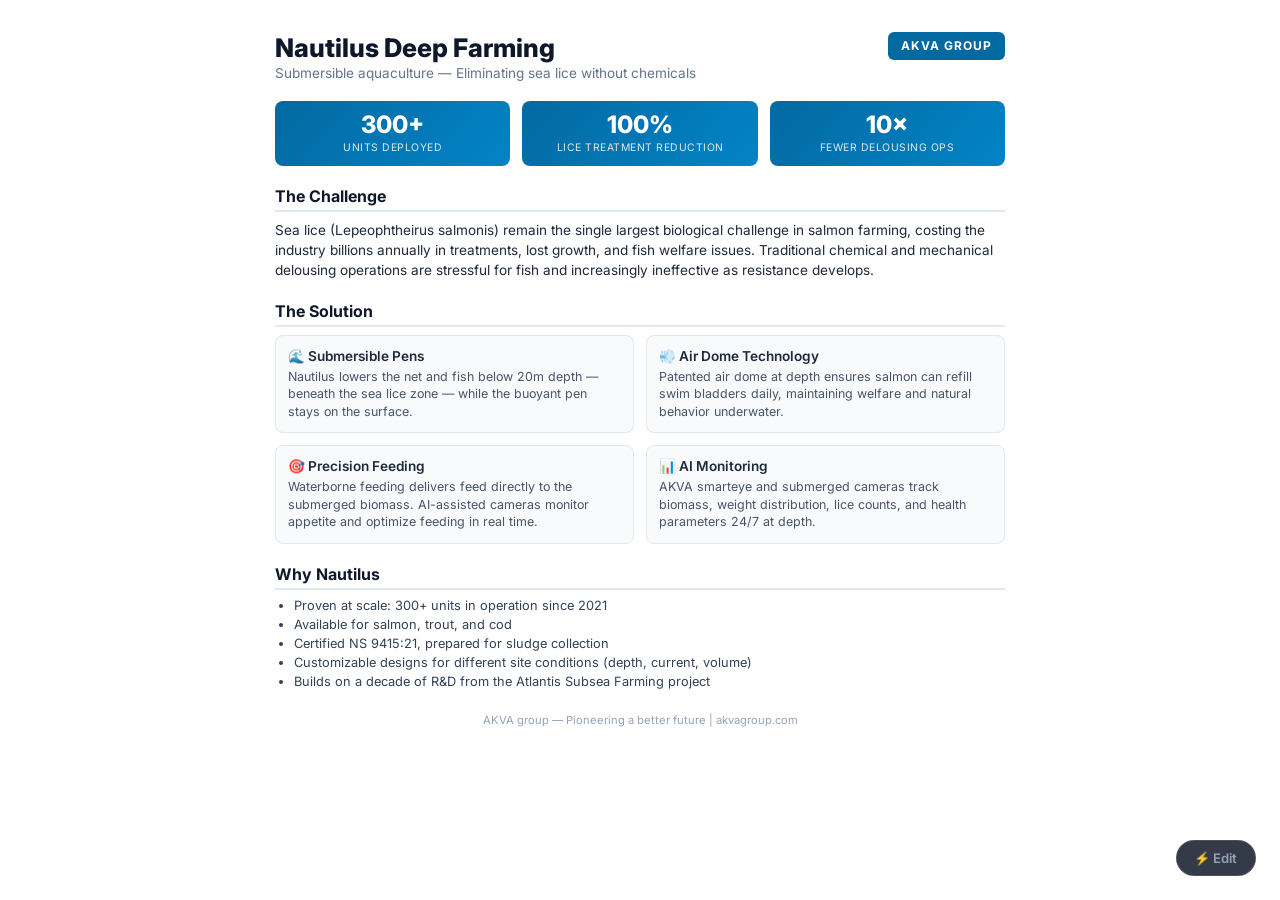
<file: akva-nautilus/onepager.html>
<!DOCTYPE html>
<html lang="en">

<head>
    <meta charset="UTF-8">
    <meta name="viewport" content="width=device-width, initial-scale=1.0">
    <meta name="gh-path" content="akva-nautilus/onepager.html">
    <title>Nautilus Deep Farming — Executive Summary</title>
    <link href="https://fonts.googleapis.com/css2?family=Inter:wght@300;400;500;600;700;800&display=swap"
        rel="stylesheet">
    <link rel="stylesheet" href="../shared/edit-mode.css">
    <style>
        * {
            margin: 0;
            padding: 0;
            box-sizing: border-box;
        }

        body {
            font-family: 'Inter', -apple-system, sans-serif;
            color: #1e293b;
            background: #ffffff;
            max-width: 210mm;
            margin: 0 auto;
            padding: 2rem;
        }

        .page {
            max-height: 297mm;
            overflow: hidden;
        }

        .header {
            display: flex;
            justify-content: space-between;
            align-items: flex-start;
            margin-bottom: 1.25rem;
        }

        h1 {
            font-size: 1.6rem;
            font-weight: 800;
            color: #0f172a;
            margin-bottom: 0.15rem;
        }

        .subtitle {
            color: #64748b;
            font-size: 0.85rem;
        }

        .logo-badge {
            background: #0369a1;
            color: white;
            padding: 0.4rem 0.8rem;
            border-radius: 6px;
            font-weight: 700;
            font-size: 0.75rem;
            letter-spacing: 1px;
        }

        h2 {
            font-size: 1rem;
            font-weight: 700;
            color: #0f172a;
            margin-bottom: 0.5rem;
            border-bottom: 2px solid #e2e8f0;
            padding-bottom: 0.25rem;
        }

        .section {
            margin-bottom: 1.25rem;
        }

        .grid-2 {
            display: grid;
            grid-template-columns: 1fr 1fr;
            gap: 0.75rem;
        }

        .card {
            background: #f8fafc;
            border: 1px solid #e2e8f0;
            border-radius: 8px;
            padding: 0.75rem;
        }

        .card h3 {
            font-size: 0.85rem;
            font-weight: 600;
            margin-bottom: 0.25rem;
        }

        .card p {
            font-size: 0.78rem;
            color: #475569;
            line-height: 1.4;
        }

        .stats-row {
            display: flex;
            gap: 0.75rem;
            margin-bottom: 1.25rem;
        }

        .stat-box {
            flex: 1;
            background: linear-gradient(135deg, #0369a1, #0284c7);
            color: white;
            border-radius: 8px;
            padding: 0.75rem;
            text-align: center;
        }

        .stat-box .number {
            font-size: 1.5rem;
            font-weight: 800;
            line-height: 1;
        }

        .stat-box .label {
            font-size: 0.65rem;
            opacity: 0.85;
            margin-top: 0.2rem;
            text-transform: uppercase;
            letter-spacing: 0.5px;
        }

        ul {
            padding-left: 1.2rem;
            font-size: 0.8rem;
            color: #334155;
        }

        li {
            margin-bottom: 0.25rem;
        }

        .footer {
            margin-top: 1.5rem;
            text-align: center;
            color: #94a3b8;
            font-size: 0.7rem;
        }

        @media print {
            body {
                padding: 15mm;
            }
        }
    </style>
</head>

<body>
    <div class="page">
        <div class="header">
            <div>
                <h1 contenteditable="true">Nautilus Deep Farming</h1>
                <p class="subtitle" contenteditable="true">Submersible aquaculture — Eliminating sea lice without
                    chemicals</p>
            </div>
            <div class="logo-badge">AKVA GROUP</div>
        </div>

        <div class="stats-row">
            <div class="stat-box">
                <div class="number">300+</div>
                <div class="label">Units Deployed</div>
            </div>
            <div class="stat-box">
                <div class="number">100%</div>
                <div class="label">Lice Treatment Reduction</div>
            </div>
            <div class="stat-box">
                <div class="number">10×</div>
                <div class="label">Fewer Delousing Ops</div>
            </div>
        </div>

        <div class="section">
            <h2>The Challenge</h2>
            <p contenteditable="true" style="font-size: 0.85rem; line-height: 1.5;">
                Sea lice (Lepeophtheirus salmonis) remain the single largest biological challenge in salmon farming,
                costing the industry billions annually in treatments, lost growth, and fish welfare issues. Traditional
                chemical and mechanical delousing operations are stressful for fish and increasingly ineffective as
                resistance develops.
            </p>
        </div>

        <div class="section">
            <h2>The Solution</h2>
            <div class="grid-2">
                <div class="card" contenteditable="true">
                    <h3>🌊 Submersible Pens</h3>
                    <p>Nautilus lowers the net and fish below 20m depth — beneath the sea lice zone — while the buoyant
                        pen stays on the surface.</p>
                </div>
                <div class="card" contenteditable="true">
                    <h3>💨 Air Dome Technology</h3>
                    <p>Patented air dome at depth ensures salmon can refill swim bladders daily, maintaining welfare and
                        natural behavior underwater.</p>
                </div>
                <div class="card" contenteditable="true">
                    <h3>🎯 Precision Feeding</h3>
                    <p>Waterborne feeding delivers feed directly to the submerged biomass. AI-assisted cameras monitor
                        appetite and optimize feeding in real time.</p>
                </div>
                <div class="card" contenteditable="true">
                    <h3>📊 AI Monitoring</h3>
                    <p>AKVA smarteye and submerged cameras track biomass, weight distribution, lice counts, and health
                        parameters 24/7 at depth.</p>
                </div>
            </div>
        </div>

        <div class="section">
            <h2>Why Nautilus</h2>
            <ul contenteditable="true">
                <li>Proven at scale: 300+ units in operation since 2021</li>
                <li>Available for salmon, trout, and cod</li>
                <li>Certified NS 9415:21, prepared for sludge collection</li>
                <li>Customizable designs for different site conditions (depth, current, volume)</li>
                <li>Builds on a decade of R&D from the Atlantis Subsea Farming project</li>
            </ul>
        </div>

        <p class="footer">AKVA group — Pioneering a better future | akvagroup.com</p>
    </div>

    <script src="../shared/edit-mode.js"></script>
</body>

</html>
</file>
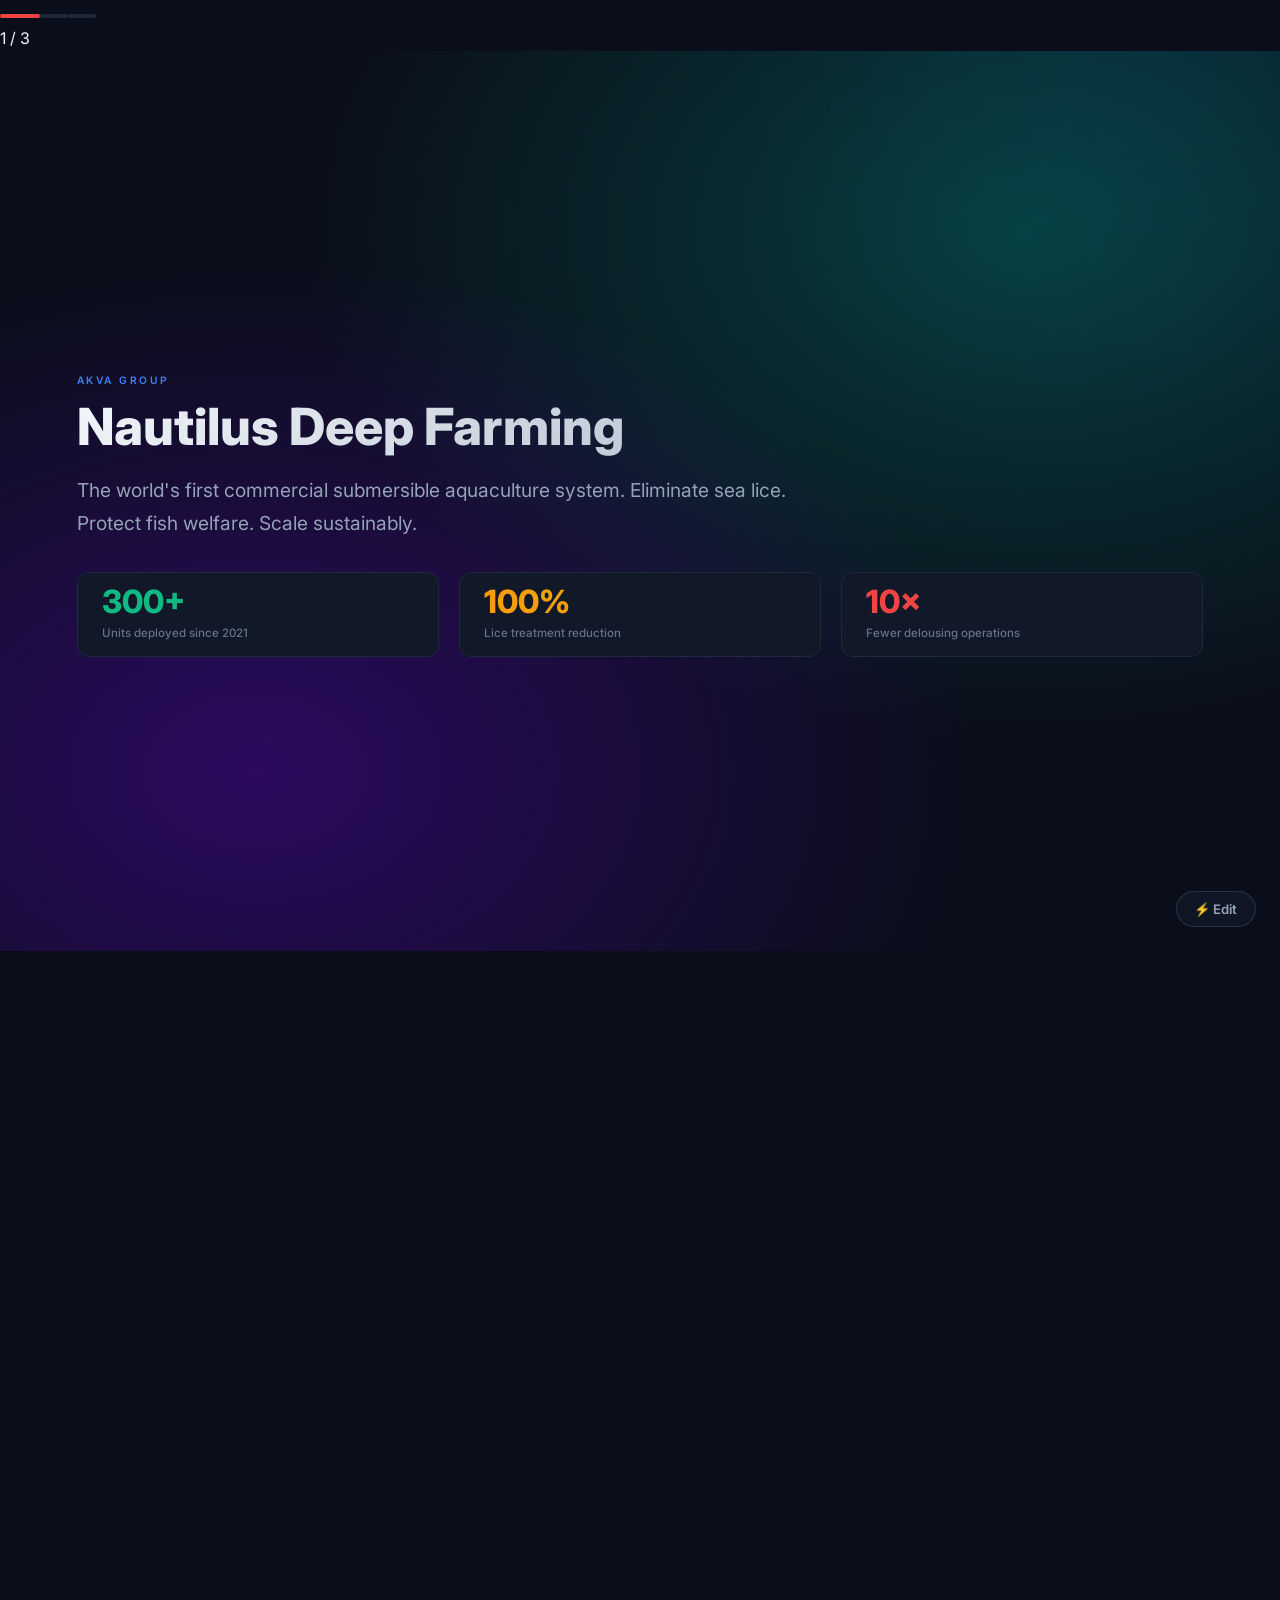
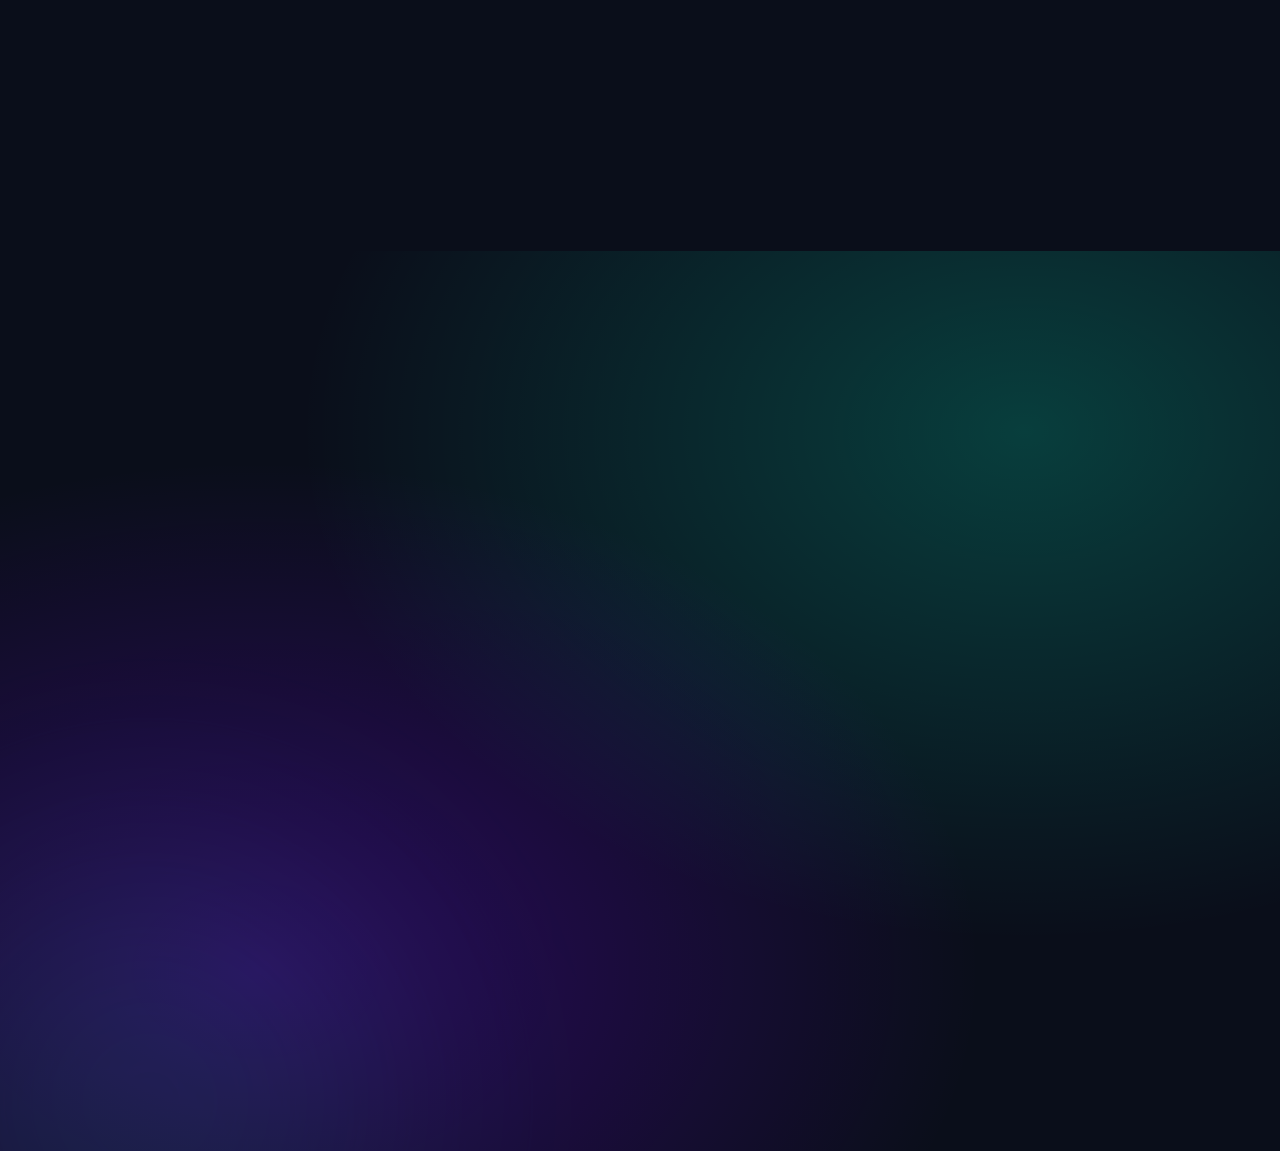
<file: akva-nautilus/presentation-short.html>
<!DOCTYPE html>
<html lang="en">

<head>
    <meta charset="UTF-8">
    <meta name="viewport" content="width=device-width, initial-scale=1.0">
    <meta name="gh-path" content="akva-nautilus/presentation-short.html">
    <title>Nautilus Deep Farming — Pitch Deck</title>
    <link href="https://fonts.googleapis.com/css2?family=Inter:wght@300;400;500;600;700;800&display=swap"
        rel="stylesheet">
    <link rel="stylesheet" href="../shared/styles.css">
    <link rel="stylesheet" href="../shared/edit-mode.css">
</head>

<body>
    <!-- Navigation -->
    <nav>
        <div id="navDots"></div>
        <div id="navCounter"></div>
    </nav>

    <!-- ==================== SLIDE 1: Title ==================== -->
    <div class="slide gradient-bg">
        <div class="hero-glow" style="top: -200px; right: -100px; background: #0369a1;"></div>
        <div class="slide-label reveal" style="color: var(--accent-blue);">AKVA GROUP</div>
        <h1 class="slide-title reveal" contenteditable="true">Nautilus Deep Farming</h1>
        <p class="slide-subtitle reveal" contenteditable="true">
            The world's first commercial submersible aquaculture system.
            Eliminate sea lice. Protect fish welfare. Scale sustainably.
        </p>
        <div class="stats" style="margin-top: 2rem;">
            <div class="stat reveal">
                <div class="stat-value green">300+</div>
                <div class="stat-label">Units deployed since 2021</div>
            </div>
            <div class="stat reveal">
                <div class="stat-value amber">100%</div>
                <div class="stat-label">Lice treatment reduction</div>
            </div>
            <div class="stat reveal">
                <div class="stat-value red">10×</div>
                <div class="stat-label">Fewer delousing operations</div>
            </div>
        </div>
    </div>

    <!-- ==================== SLIDE 2: Problem → Solution ==================== -->
    <div class="slide">
        <div class="slide-label reveal" style="color: var(--accent-red);">THE CHALLENGE</div>
        <h2 class="slide-title reveal" contenteditable="true" style="font-size: clamp(1.4rem, 3.5vw, 2.4rem);">
            Sea lice cost billions annually. Treatments stress fish and resistance is growing.
        </h2>

        <div class="grid-3" style="margin-top: 1.5rem;">
            <div class="card card-danger reveal" contenteditable="true">
                <div class="card-icon">🦠</div>
                <h3 class="card-title">The Sea Lice Crisis</h3>
                <p class="card-text">Chemical and mechanical treatments are increasingly ineffective as parasites
                    develop resistance. Each treatment cycle costs €50K–€100K per site.</p>
            </div>
            <div class="card card-ok reveal" contenteditable="true">
                <div class="card-icon">🌊</div>
                <h3 class="card-title">Nature's Answer</h3>
                <p class="card-text">Sea lice concentrate in the top 10–15m of water. By farming below 20m, fish grow in
                    a virtually lice-free environment — no chemicals needed.</p>
            </div>
            <div class="card card-info reveal" contenteditable="true">
                <div class="card-icon">💨</div>
                <h3 class="card-title">Air Dome Innovation</h3>
                <p class="card-text">Patented air dome at depth lets salmon refill swim bladders naturally. Waterborne
                    feeding and AI cameras ensure optimal conditions 24/7.</p>
            </div>
        </div>
    </div>

    <!-- ==================== SLIDE 3: Call to Action ==================== -->
    <div class="slide gradient-bg">
        <div class="hero-glow" style="bottom: -200px; left: -100px; background: #10b981;"></div>
        <div class="slide-label reveal" style="color: var(--accent-green);">PROVEN AT SCALE</div>
        <h2 class="slide-title reveal" contenteditable="true" style="font-size: clamp(1.4rem, 3.5vw, 2.4rem);">
            From research to 300+ installations
        </h2>

        <div class="grid-2" style="margin-top: 1.5rem;">
            <div class="card reveal" contenteditable="true">
                <div class="card-icon">📊</div>
                <h3 class="card-title">Scientific Evidence</h3>
                <p class="card-text">NTNU research (Høvik, 2025): submerged facilities had 0.6 vs 6.1 delousing
                    operations per pen compared to conventional technology.</p>
            </div>
            <div class="card reveal" contenteditable="true">
                <div class="card-icon">🐟</div>
                <h3 class="card-title">Multi-Species Ready</h3>
                <p class="card-text">Full-scale operations for salmon, trout, and cod. Customizable Nautilus designs for
                    different site conditions — depth, current, volume.</p>
            </div>
        </div>

        <div class="quote reveal" style="margin-top: 1.5rem;">
            <p>"Collaboration and expertise deliver success with deep farming."</p>
            <div class="quote-src">— AKVA group, January 2026</div>
        </div>
    </div>

    <script src="../shared/nav.js"></script>
    <script src="../shared/edit-mode.js"></script>
</body>

</html>
</file>
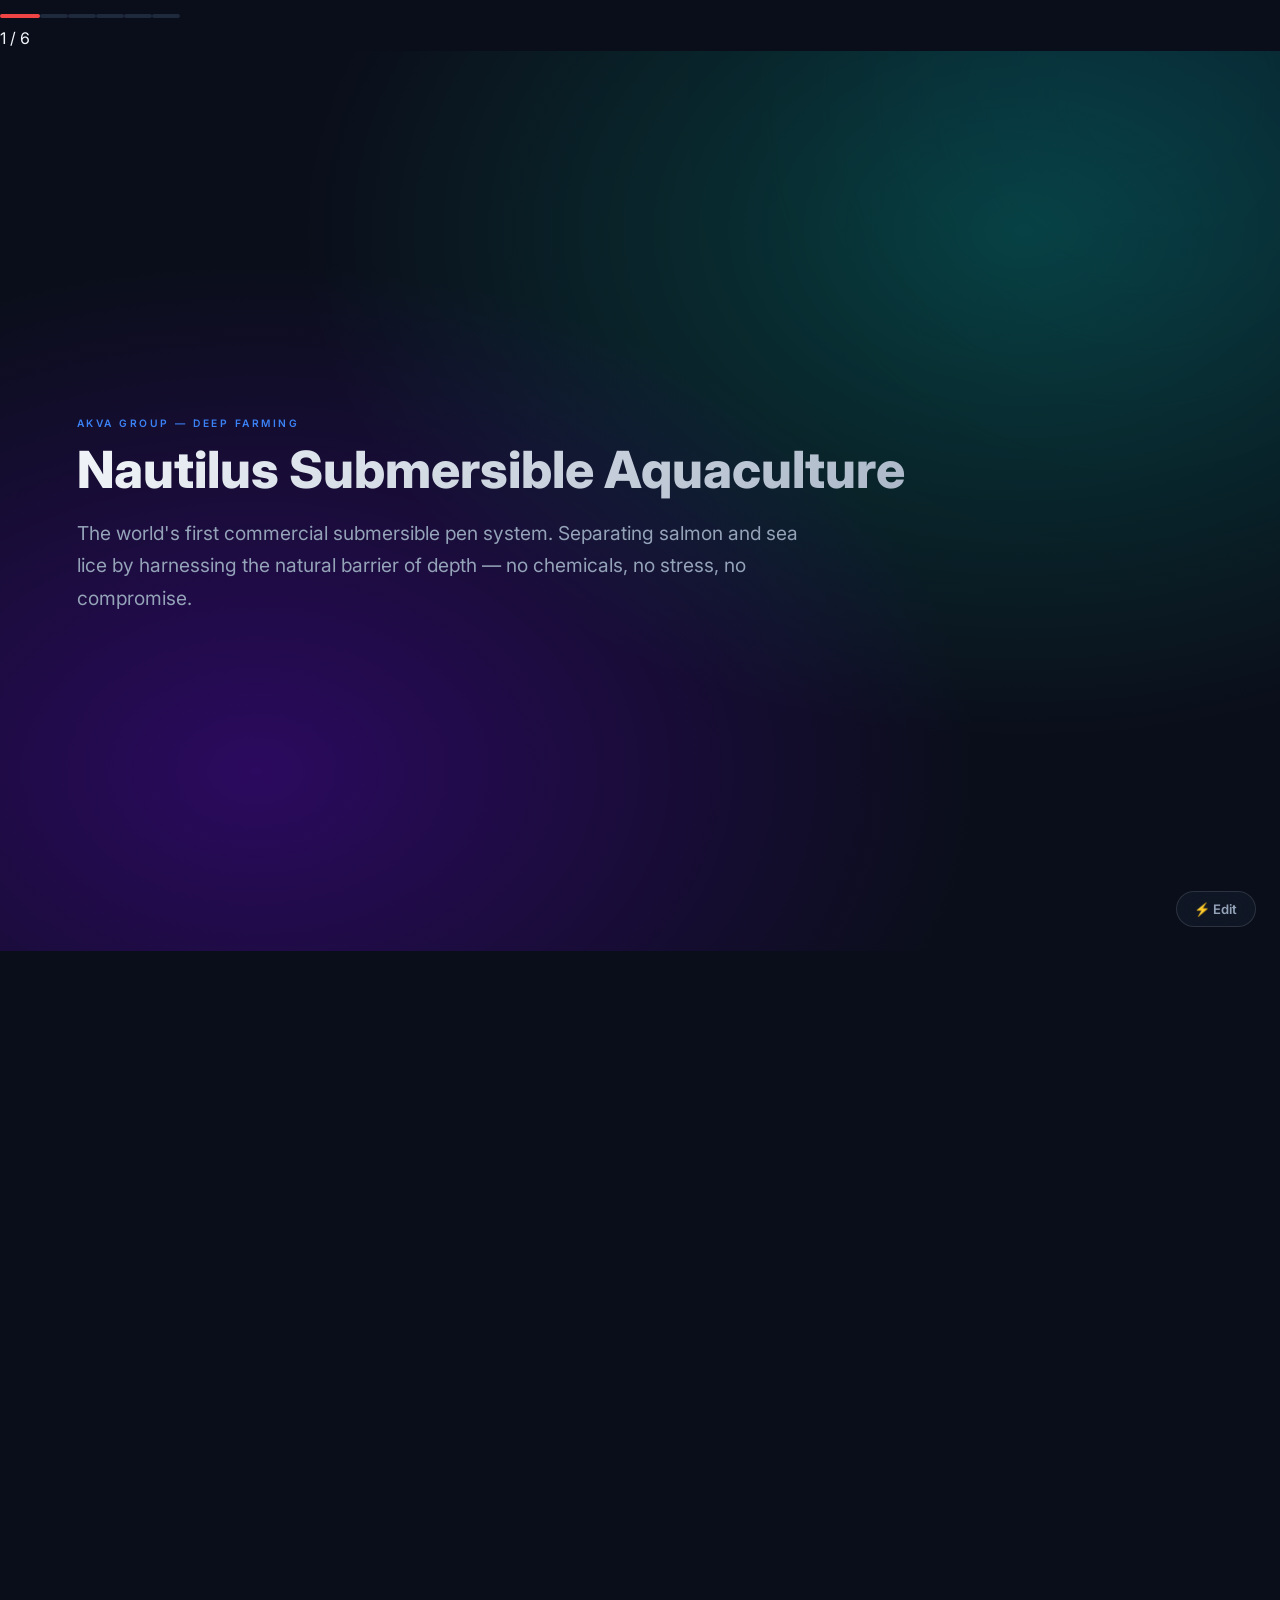
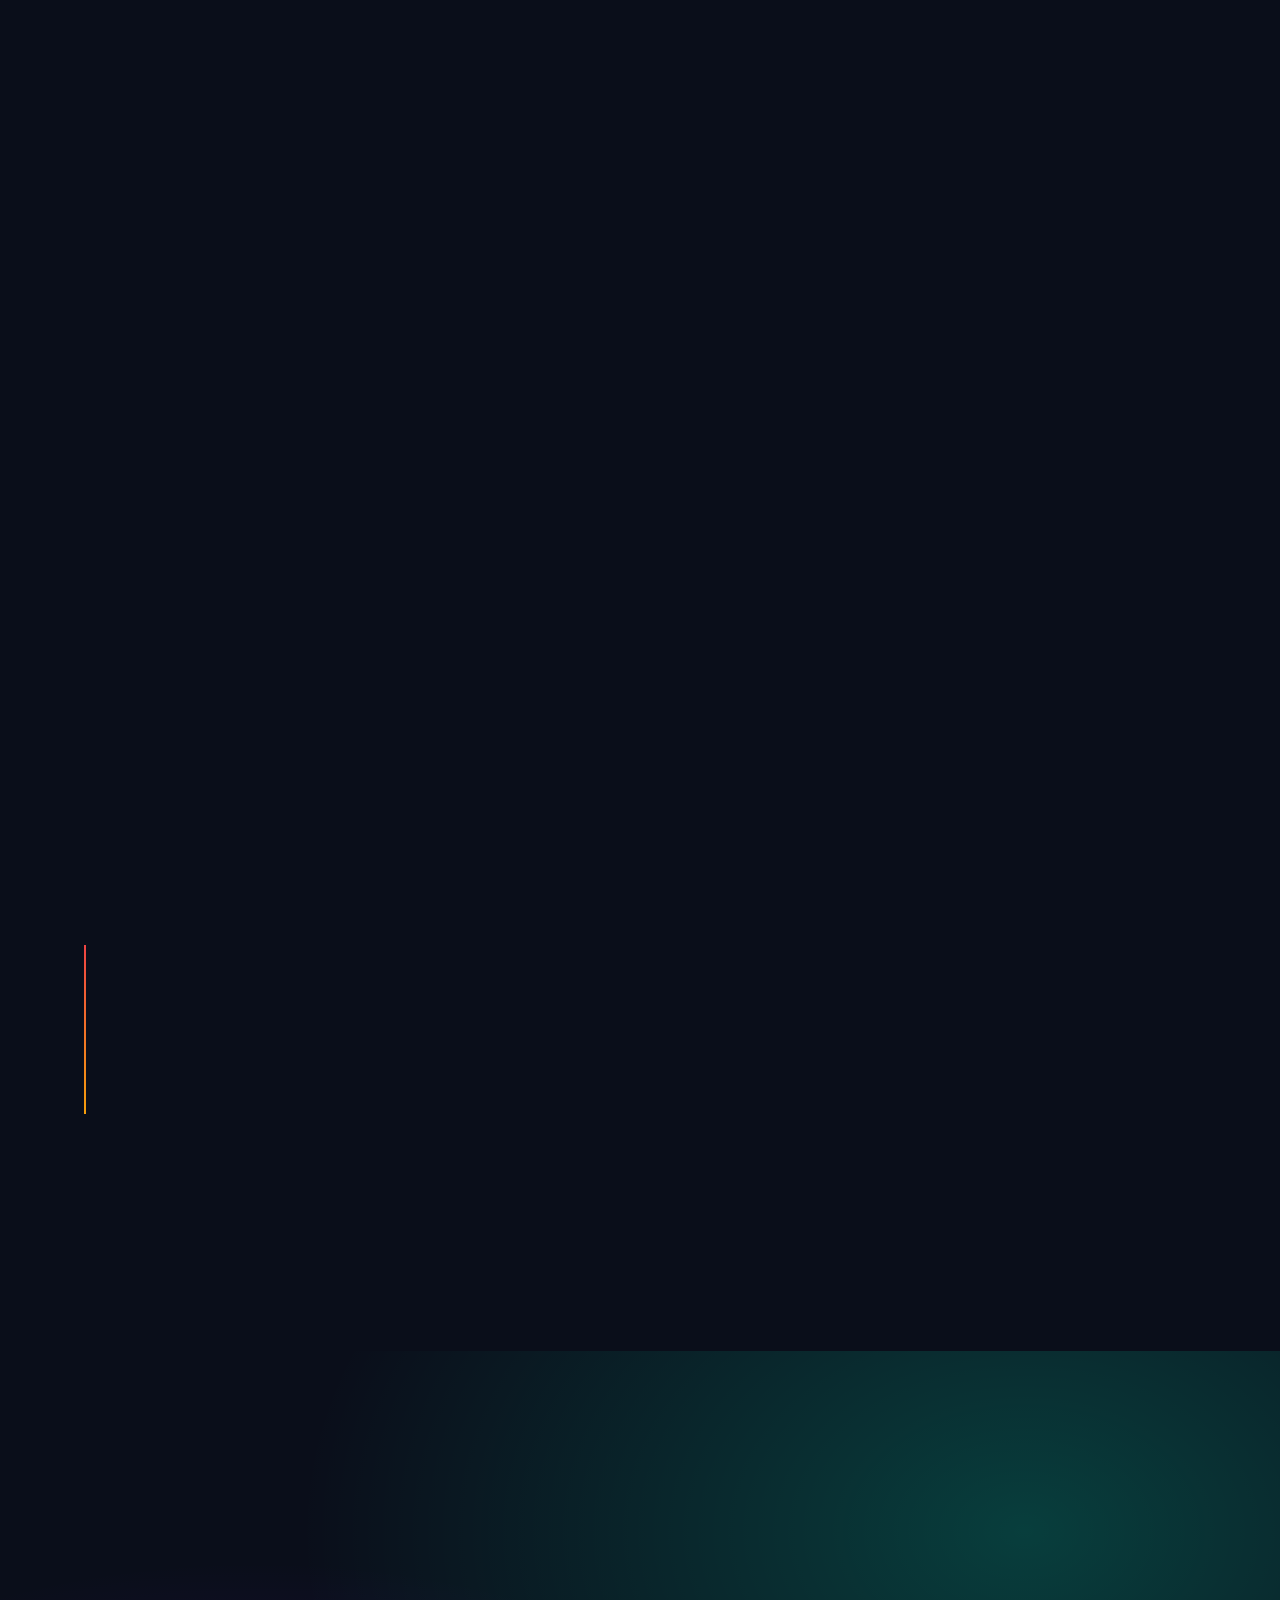
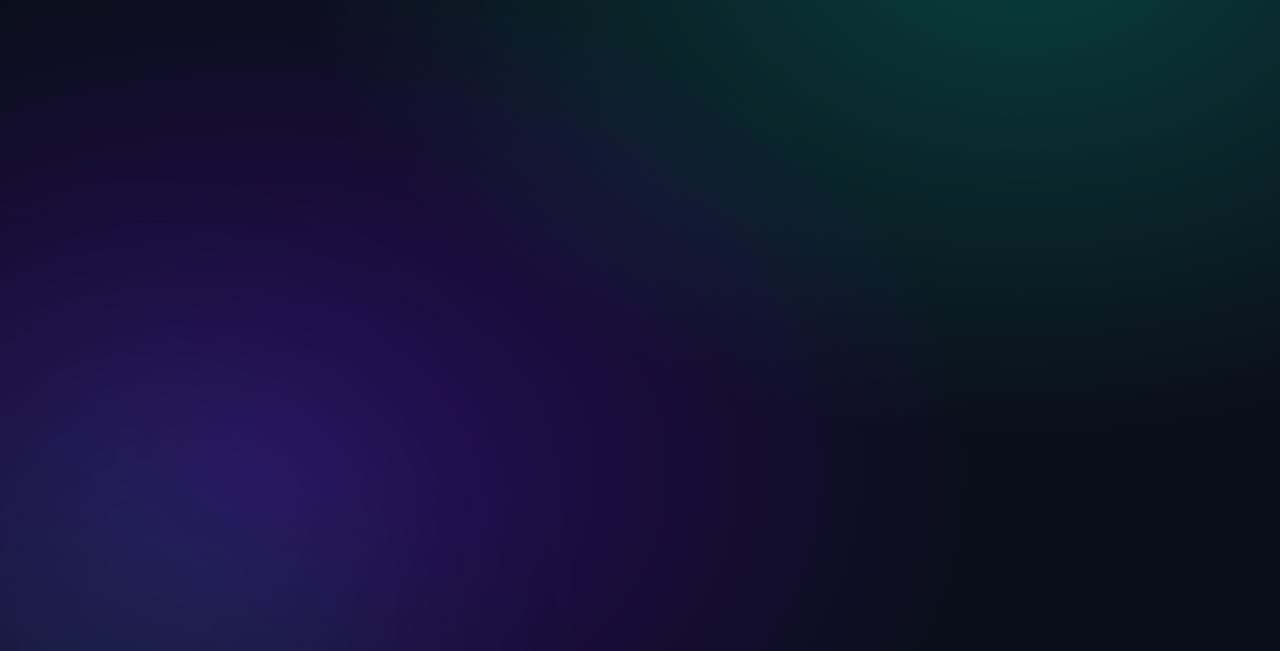
<file: akva-nautilus/presentation.html>
<!DOCTYPE html>
<html lang="en">

<head>
    <meta charset="UTF-8">
    <meta name="viewport" content="width=device-width, initial-scale=1.0">
    <meta name="gh-path" content="akva-nautilus/presentation.html">
    <title>Nautilus Deep Farming — Full Presentation</title>
    <link href="https://fonts.googleapis.com/css2?family=Inter:wght@300;400;500;600;700;800&display=swap"
        rel="stylesheet">
    <link rel="stylesheet" href="../shared/styles.css">
    <link rel="stylesheet" href="../shared/edit-mode.css">
</head>

<body>
    <!-- Navigation -->
    <nav>
        <div id="navDots"></div>
        <div id="navCounter"></div>
    </nav>

    <!-- ==================== SLIDE 1: Title ==================== -->
    <div class="slide gradient-bg">
        <div class="hero-glow" style="top: -200px; right: -100px; background: #0369a1;"></div>
        <div class="slide-label reveal" style="color: var(--accent-blue);">AKVA GROUP — DEEP FARMING</div>
        <h1 class="slide-title reveal" contenteditable="true">Nautilus Submersible Aquaculture</h1>
        <p class="slide-subtitle reveal" contenteditable="true">
            The world's first commercial submersible pen system. Separating salmon and sea lice by
            harnessing the natural barrier of depth — no chemicals, no stress, no compromise.
        </p>
    </div>

    <!-- ==================== SLIDE 2: The Problem ==================== -->
    <div class="slide">
        <div class="slide-label red reveal">THE CHALLENGE</div>
        <h2 class="slide-title reveal" contenteditable="true" style="font-size: clamp(1.4rem, 3.5vw, 2.4rem);">
            Sea lice: the industry's billion-dollar parasite
        </h2>
        <p class="slide-subtitle reveal" contenteditable="true">
            Traditional farming exposes fish to lice concentrated in surface waters.
            Treatments are expensive, stressful, and increasingly ineffective.
        </p>

        <div class="stats" style="margin-top: 2rem;">
            <div class="stat reveal">
                <div class="stat-value red">€1B+</div>
                <div class="stat-label">Annual industry cost of sea lice</div>
            </div>
            <div class="stat reveal">
                <div class="stat-value amber">6.1</div>
                <div class="stat-label">Avg delousing ops per pen (conventional)</div>
            </div>
            <div class="stat reveal">
                <div class="stat-value red">↑</div>
                <div class="stat-label">Growing chemical resistance</div>
            </div>
        </div>

        <div class="grid-2" style="margin-top: 1.5rem;">
            <div class="card card-danger reveal" contenteditable="true">
                <div class="card-icon">💊</div>
                <h3 class="card-title">Chemical Treatments Failing</h3>
                <p class="card-text">Parasites are developing resistance to bath treatments and in-feed medications.
                    Each treatment costs €50K–€100K per site and stresses fish.</p>
            </div>
            <div class="card card-warn reveal" contenteditable="true">
                <div class="card-icon">🐟</div>
                <h3 class="card-title">Fish Welfare At Risk</h3>
                <p class="card-text">Mechanical delousing (thermal, freshwater, Hydrolicer) reduces lice but causes
                    mortality spikes. Welfare regulations are tightening globally.</p>
            </div>
        </div>
    </div>

    <!-- ==================== SLIDE 3: The Insight ==================== -->
    <div class="slide">
        <div class="slide-label green reveal">THE INSIGHT</div>
        <h2 class="slide-title reveal" contenteditable="true" style="font-size: clamp(1.4rem, 3.5vw, 2.4rem);">
            Sea lice live in the top 10–15 meters. Fish don't have to.
        </h2>

        <div class="quote reveal" style="margin: 1.5rem 0;">
            <p>"There are more reasons for using deep farming than just salmon lice. Temperature, currents, waves, and
                bad weather in the upper water layer all affect fish health."</p>
            <div class="quote-src">— AKVA group R&D</div>
        </div>

        <div class="grid-3" style="margin-top: 1rem;">
            <div class="card card-ok reveal" contenteditable="true">
                <div class="card-icon">🌊</div>
                <h3 class="card-title">Depth Separation</h3>
                <p class="card-text">Lower biomass below 20m where sea lice, jellyfish, and harmful algae cannot reach.
                </p>
            </div>
            <div class="card card-ok reveal" contenteditable="true">
                <div class="card-icon">🌡️</div>
                <h3 class="card-title">Stable Environment</h3>
                <p class="card-text">Deeper water offers more stable temperatures and protection from surface weather
                    events.</p>
            </div>
            <div class="card card-ok reveal" contenteditable="true">
                <div class="card-icon">🗺️</div>
                <h3 class="card-title">New Farming Areas</h3>
                <p class="card-text">Deep farming opens previously unsuitable sites for aquaculture, expanding
                    production capacity.</p>
            </div>
        </div>
    </div>

    <!-- ==================== SLIDE 4: How Nautilus Works ==================== -->
    <div class="slide">
        <div class="slide-label amber reveal">HOW IT WORKS</div>
        <h2 class="slide-title reveal" contenteditable="true" style="font-size: clamp(1.4rem, 3.5vw, 2.4rem);">
            Nautilus: engineered for life at depth
        </h2>

        <div class="grid-2" style="margin-top: 1.5rem;">
            <div class="card reveal" contenteditable="true">
                <div class="stat-number" style="color: var(--accent-blue);">01</div>
                <h3 class="card-title">Submersible Net</h3>
                <p class="card-text">Buoyant pen stays on surface. Net with integrated roof and air dome lowers to >20m
                    via straps under the pen. Standard frame mooring, NS 9415:21 certified.</p>
            </div>
            <div class="card reveal" contenteditable="true">
                <div class="stat-number" style="color: var(--accent-blue);">02</div>
                <h3 class="card-title">Air Dome Technology</h3>
                <p class="card-text">Patented dome at the net roof center provides constant air access. Salmonids refill
                    swim bladders daily — the dome ensures natural behavior at depth.</p>
            </div>
            <div class="card reveal" contenteditable="true">
                <div class="stat-number" style="color: var(--accent-blue);">03</div>
                <h3 class="card-title">Waterborne Feeding</h3>
                <p class="card-text">Feed delivered directly through the water column to submerged biomass.
                    Energy-efficient and precise, reaching fish exactly where they are.</p>
            </div>
            <div class="card reveal" contenteditable="true">
                <div class="stat-number" style="color: var(--accent-blue);">04</div>
                <h3 class="card-title">AI Monitoring</h3>
                <p class="card-text">AKVA smarteye modular cameras + AKVA submerged tracking: biomass estimation, lice
                    counting, weight distribution, and health parameters — all at depth, 24/7.</p>
            </div>
        </div>
    </div>

    <!-- ==================== SLIDE 5: Proven Results ==================== -->
    <div class="slide">
        <div class="slide-label green reveal">PROVEN RESULTS</div>
        <h2 class="slide-title reveal" contenteditable="true" style="font-size: clamp(1.4rem, 3.5vw, 2.4rem);">
            From Atlantis research to 300+ commercial installations
        </h2>

        <div class="stats" style="margin-top: 1.5rem;">
            <div class="stat reveal">
                <div class="stat-value green">300+</div>
                <div class="stat-label">Nautilus units deployed since 2021</div>
            </div>
            <div class="stat reveal">
                <div class="stat-value green">0.6</div>
                <div class="stat-label">Delousing ops/pen (vs 6.1 conventional)</div>
            </div>
            <div class="stat reveal">
                <div class="stat-value green">3</div>
                <div class="stat-label">Species: salmon, trout, cod</div>
            </div>
        </div>

        <div class="timeline" style="margin-top: 2rem;">
            <div class="timeline-item reveal">
                <div class="timeline-label">Research Phase</div>
                <div class="timeline-text" contenteditable="true">Atlantis Subsea Farming project with IMR, SINTEF
                    Ocean, and leading fish farming partners. Three concepts developed: Tubenet™, Atlantis, and
                    Nautilus.</div>
            </div>
            <div class="timeline-item reveal">
                <div class="timeline-label">2021 — Commercial Launch</div>
                <div class="timeline-text" contenteditable="true">First Nautilus units deployed commercially. Rapid
                    adoption across Norwegian salmon farms.</div>
            </div>
            <div class="timeline-item reveal">
                <div class="timeline-label">2024–2025 — Scale & Expand</div>
                <div class="timeline-text" contenteditable="true">Full production volume for current-exposed sites. New
                    air dome design. Full-scale operations for trout and cod. AI-assisted monitoring integration.</div>
            </div>
        </div>
    </div>

    <!-- ==================== SLIDE 6: Get Started ==================== -->
    <div class="slide gradient-bg">
        <div class="hero-glow" style="bottom: -200px; left: -100px; background: #10b981;"></div>
        <div class="slide-label green reveal">GET STARTED</div>
        <h2 class="slide-title reveal" contenteditable="true" style="font-size: clamp(1.4rem, 3.5vw, 2.4rem);">
            Ready to go deeper?
        </h2>
        <p class="slide-subtitle reveal" contenteditable="true">
            Our marine engineers use AquaSim simulation to analyse your site conditions —
            depth, current, temperature, salinity, oxygen — and recommend the optimal
            Nautilus configuration for your operation.
        </p>

        <div class="grid-3" style="margin-top: 2rem;">
            <div class="card card-info reveal" contenteditable="true">
                <div class="card-icon">📐</div>
                <h3 class="card-title">Site Assessment</h3>
                <p class="card-text">AquaSim simulation analysis of your site's depth, currents, and environmental
                    profile.</p>
            </div>
            <div class="card card-info reveal" contenteditable="true">
                <div class="card-icon">🔧</div>
                <h3 class="card-title">Custom Design</h3>
                <p class="card-text">Four Nautilus configurations available: standard, dual sinkertube, top-moored, and
                    centerweight variants.</p>
            </div>
            <div class="card card-info reveal" contenteditable="true">
                <div class="card-icon">🤝</div>
                <h3 class="card-title">Full Support</h3>
                <p class="card-text">Installation, training, and ongoing service. AKVA Polarcirkel Lifting System for
                    safe raising and lowering.</p>
            </div>
        </div>

        <div class="quote reveal" style="margin-top: 2rem; border-left-color: var(--accent-green);">
            <p>"Pioneering a better future for aquaculture."</p>
            <div class="quote-src">— AKVA group | akvagroup.com/sea-based/deep-farming-lice-control</div>
        </div>
    </div>

    <script src="../shared/nav.js"></script>
    <script src="../shared/edit-mode.js"></script>
</body>

</html>
</file>
<file: shared/edit-mode.css>
/* ═══════════════════════════════════════════════
   Edit Mode Styles
   Floating toolbar + contenteditable indicators
   ═══════════════════════════════════════════════ */

/* Edit toolbar — fixed bottom-right */
.edit-toolbar {
    position: fixed;
    bottom: 1.5rem;
    right: 1.5rem;
    z-index: 9999;
    display: flex;
    gap: 0.5rem;
    align-items: center;
}

.edit-btn {
    padding: 0.55rem 1.1rem;
    border: 1px solid rgba(255, 255, 255, 0.12);
    border-radius: 999px;
    font-family: 'Inter', sans-serif;
    font-size: 0.82rem;
    font-weight: 600;
    cursor: pointer;
    backdrop-filter: blur(16px);
    transition: all 0.2s;
    display: flex;
    align-items: center;
    gap: 0.4rem;
}

.edit-toggle {
    background: rgba(17, 24, 39, 0.85);
    color: #94a3b8;
}

.edit-toggle:hover {
    border-color: rgba(79, 195, 247, 0.4);
    color: #4fc3f7;
}

.edit-toggle.active {
    background: rgba(79, 195, 247, 0.15);
    border-color: rgba(79, 195, 247, 0.4);
    color: #4fc3f7;
}

.save-btn {
    background: rgba(16, 185, 129, 0.15);
    border-color: rgba(16, 185, 129, 0.35);
    color: #10b981;
    display: none;
}

.save-btn:hover {
    background: rgba(16, 185, 129, 0.25);
    border-color: rgba(16, 185, 129, 0.5);
}

.edit-active .save-btn {
    display: flex;
}

/* Editable element indicators */
body.edit-active [contenteditable="true"] {
    outline: 1px dashed rgba(79, 195, 247, 0.25);
    outline-offset: 3px;
    border-radius: 4px;
    transition: outline-color 0.2s, background 0.2s;
    min-height: 1em;
}

body.edit-active [contenteditable="true"]:hover {
    outline-color: rgba(79, 195, 247, 0.5);
}

body.edit-active [contenteditable="true"]:focus {
    outline: 1px solid rgba(79, 195, 247, 0.6);
    background: rgba(79, 195, 247, 0.04);
}

/* Active indicator bar */
body.edit-active::before {
    content: '';
    position: fixed;
    top: 0;
    left: 0;
    right: 0;
    height: 3px;
    background: linear-gradient(90deg, #4fc3f7, #10b981);
    z-index: 10000;
}

/* Toast notifications */
.edit-toast {
    position: fixed;
    top: 1.5rem;
    right: 1.5rem;
    z-index: 10001;
    padding: 0.75rem 1.25rem;
    border-radius: 12px;
    font-family: 'Inter', sans-serif;
    font-size: 0.85rem;
    font-weight: 500;
    backdrop-filter: blur(16px);
    transform: translateY(-8px);
    opacity: 0;
    transition: all 0.3s ease;
    pointer-events: none;
}

.edit-toast.visible {
    transform: translateY(0);
    opacity: 1;
}

.edit-toast.success {
    background: rgba(16, 185, 129, 0.15);
    border: 1px solid rgba(16, 185, 129, 0.3);
    color: #10b981;
}

.edit-toast.error {
    background: rgba(239, 68, 68, 0.15);
    border: 1px solid rgba(239, 68, 68, 0.3);
    color: #ef4444;
}

.edit-toast.info {
    background: rgba(79, 195, 247, 0.15);
    border: 1px solid rgba(79, 195, 247, 0.3);
    color: #4fc3f7;
}
</file>
<file: shared/styles.css>
/* ═══════════════════════════════════════════════════
   Presentations — Shared Design System
   Premium dark theme with glassmorphism & HSL tokens
   ═══════════════════════════════════════════════════ */

/* ========== TOKENS ========== */
:root {
    --bg-dark: #0a0e1a;
    --bg-card: #111827;
    --bg-card-hover: #1a2235;
    --accent-red: #ef4444;
    --accent-red-glow: rgba(239, 68, 68, 0.15);
    --accent-amber: #f59e0b;
    --accent-amber-glow: rgba(245, 158, 11, 0.15);
    --accent-green: #10b981;
    --accent-green-glow: rgba(16, 185, 129, 0.15);
    --accent-blue: #3b82f6;
    --text-primary: #f1f5f9;
    --text-secondary: #94a3b8;
    --text-muted: #64748b;
    --border: #1e293b;
}

/* ========== RESET & BASE ========== */
* {
    margin: 0;
    padding: 0;
    box-sizing: border-box;
}

html {
    scroll-behavior: smooth;
    scroll-snap-type: y mandatory;
}

body {
    font-family: 'Inter', -apple-system, sans-serif;
    background: var(--bg-dark);
    color: var(--text-primary);
    line-height: 1.6;
    overflow-x: hidden;
}

/* ========== NAVIGATION ========== */
.nav {
    position: fixed;
    top: 0;
    left: 0;
    right: 0;
    z-index: 100;
    background: rgba(10, 14, 26, 0.85);
    backdrop-filter: blur(20px);
    border-bottom: 1px solid var(--border);
    padding: 0 2rem;
    display: flex;
    align-items: center;
    justify-content: space-between;
    height: 56px;
}

.nav-brand {
    font-weight: 700;
    font-size: 0.85rem;
    color: var(--text-secondary);
    letter-spacing: 1.5px;
    text-transform: uppercase;
}

.nav-slides {
    display: flex;
    gap: 4px;
}

.nav-dot {
    width: 28px;
    height: 4px;
    border-radius: 2px;
    background: var(--border);
    cursor: pointer;
    transition: all 0.3s;
    border: none;
    outline: none;
}

.nav-dot.active {
    background: var(--accent-red);
    width: 40px;
}

.nav-counter {
    font-size: 0.8rem;
    color: var(--text-muted);
    font-variant-numeric: tabular-nums;
    min-width: 50px;
    text-align: right;
}

/* ========== SLIDE LAYOUT ========== */
.slide {
    height: 100vh;
    height: 100dvh;
    overflow: hidden;
    scroll-snap-align: start;
    display: flex;
    flex-direction: column;
    justify-content: center;
    padding: clamp(60px, 8vh, 80px) 6vw clamp(30px, 5vh, 60px);
    position: relative;
}

.slide-label {
    font-size: clamp(0.6rem, 0.8vw, 0.7rem);
    font-weight: 600;
    letter-spacing: 2.5px;
    text-transform: uppercase;
    color: var(--accent-red);
    margin-bottom: clamp(0.5rem, 1vh, 1rem);
}

.slide-title {
    font-size: clamp(1.6rem, 4.5vw, 3.2rem);
    font-weight: 800;
    line-height: 1.15;
    margin-bottom: clamp(0.75rem, 2vh, 1.5rem);
    background: linear-gradient(135deg, var(--text-primary), var(--text-secondary));
    -webkit-background-clip: text;
    background-clip: text;
    -webkit-text-fill-color: transparent;
}

.slide-subtitle {
    font-size: clamp(0.85rem, 1.8vw, 1.2rem);
    color: var(--text-secondary);
    max-width: 750px;
    font-weight: 400;
    line-height: 1.7;
}

/* ========== STATS ========== */
.stats {
    display: flex;
    flex-wrap: wrap;
    gap: clamp(0.75rem, 1.5vw, 1.25rem);
    margin-top: clamp(1rem, 2vh, 2rem);
}

.stat {
    background: var(--bg-card);
    border: 1px solid var(--border);
    border-radius: 12px;
    padding: clamp(0.75rem, 1.5vh, 1.25rem) clamp(1rem, 2vw, 1.5rem);
    min-width: 110px;
    flex: 1;
}

.stat-value {
    font-size: clamp(1.4rem, 3vw, 2rem);
    font-weight: 800;
    line-height: 1;
}

.stat-value.red {
    color: var(--accent-red);
}

.stat-value.amber {
    color: var(--accent-amber);
}

.stat-value.green {
    color: var(--accent-green);
}

.stat-label {
    font-size: clamp(0.65rem, 0.9vw, 0.75rem);
    color: var(--text-muted);
    margin-top: 0.4rem;
    font-weight: 500;
}

/* ========== GRID LAYOUTS ========== */
.grid-2 {
    display: grid;
    grid-template-columns: repeat(auto-fit, minmax(min(340px, 100%), 1fr));
    gap: clamp(0.75rem, 1.5vw, 1.5rem);
    margin-top: clamp(1rem, 2vh, 2rem);
}

.grid-3 {
    display: grid;
    grid-template-columns: repeat(auto-fit, minmax(min(260px, 100%), 1fr));
    gap: clamp(0.75rem, 1.2vw, 1.25rem);
    margin-top: clamp(1rem, 2vh, 2rem);
}

/* ========== CARDS ========== */
.card {
    background: var(--bg-card);
    border: 1px solid var(--border);
    border-radius: 12px;
    padding: clamp(1rem, 2vh, 1.5rem);
    transition: background 0.3s, transform 0.3s;
}

.card:hover {
    background: var(--bg-card-hover);
    transform: translateY(-2px);
}

.card-icon {
    font-size: clamp(1.2rem, 2vw, 1.5rem);
    margin-bottom: clamp(0.4rem, 1vh, 0.75rem);
}

.card-title {
    font-size: clamp(0.85rem, 1.2vw, 1rem);
    font-weight: 700;
    margin-bottom: 0.5rem;
}

.card-text {
    font-size: clamp(0.75rem, 1vw, 0.875rem);
    color: var(--text-secondary);
    line-height: 1.65;
}

.card-danger {
    border-left: 3px solid var(--accent-red);
}

.card-warn {
    border-left: 3px solid var(--accent-amber);
}

.card-ok {
    border-left: 3px solid var(--accent-green);
}

.card-info {
    border-left: 3px solid var(--accent-blue);
}

/* ========== QUOTES ========== */
.quote {
    background: var(--bg-card);
    border-left: 3px solid var(--accent-amber);
    padding: clamp(0.75rem, 1.5vh, 1.25rem) clamp(1rem, 2vw, 1.5rem);
    border-radius: 0 12px 12px 0;
    margin: 1rem 0;
    font-style: italic;
    color: var(--text-secondary);
    font-size: clamp(0.8rem, 1.1vw, 0.9rem);
}

.quote-src {
    font-style: normal;
    font-size: 0.75rem;
    color: var(--text-muted);
    margin-top: 0.5rem;
}

/* ========== BULLET LISTS ========== */
.bullet-list {
    list-style: none;
    margin-top: 0.75rem;
}

.bullet-list li {
    position: relative;
    padding-left: 1.5rem;
    margin-bottom: clamp(0.35rem, 0.8vh, 0.65rem);
    font-size: clamp(0.75rem, 1vw, 0.875rem);
    color: var(--text-secondary);
}

.bullet-list li::before {
    content: '';
    position: absolute;
    left: 0;
    top: 8px;
    width: 8px;
    height: 8px;
    border-radius: 50%;
}

.bullet-list.red li::before {
    background: var(--accent-red);
}

.bullet-list.green li::before {
    background: var(--accent-green);
}

.bullet-list.amber li::before {
    background: var(--accent-amber);
}

/* ========== BADGES ========== */
.badge {
    display: inline-block;
    padding: 2px 8px;
    border-radius: 10px;
    font-size: 0.75rem;
    font-weight: 600;
}

.badge-red {
    background: var(--accent-red-glow);
    color: var(--accent-red);
}

.badge-amber {
    background: var(--accent-amber-glow);
    color: var(--accent-amber);
}

.badge-green {
    background: var(--accent-green-glow);
    color: var(--accent-green);
}

/* ========== TABLES ========== */
.cmp-table {
    width: 100%;
    border-collapse: collapse;
    font-size: clamp(0.75rem, 1vw, 0.85rem);
    margin-top: 1rem;
}

.cmp-table th {
    text-align: left;
    padding: clamp(0.4rem, 0.8vh, 0.75rem) 1rem;
    background: var(--bg-card);
    font-weight: 700;
    font-size: 0.75rem;
    text-transform: uppercase;
    letter-spacing: 1px;
    color: var(--text-muted);
    border-bottom: 1px solid var(--border);
}

.cmp-table td {
    padding: clamp(0.3rem, 0.6vh, 0.6rem) 1rem;
    border-bottom: 1px solid rgba(30, 41, 59, 0.5);
    color: var(--text-secondary);
    vertical-align: top;
}

.cmp-table tr:hover td {
    background: rgba(17, 24, 39, 0.5);
}

/* ========== TIMELINE ========== */
.timeline {
    position: relative;
    padding-left: 2rem;
}

.timeline::before {
    content: '';
    position: absolute;
    left: 7px;
    top: 0;
    bottom: 0;
    width: 2px;
    background: linear-gradient(to bottom, var(--accent-red), var(--accent-amber));
}

.timeline-item {
    position: relative;
    padding-bottom: clamp(0.75rem, 1.5vh, 1.5rem);
}

.timeline-item::before {
    content: '';
    position: absolute;
    left: -2rem;
    top: 6px;
    width: 16px;
    height: 16px;
    border-radius: 50%;
    border: 2px solid var(--accent-red);
    background: var(--bg-dark);
}

.timeline-label {
    font-size: 0.7rem;
    font-weight: 600;
    letter-spacing: 2px;
    text-transform: uppercase;
    color: var(--accent-amber);
    margin-bottom: 0.25rem;
}

.timeline-text {
    font-size: clamp(0.75rem, 1vw, 0.875rem);
    color: var(--text-secondary);
    line-height: 1.65;
}

/* ========== GLOW DECORATION ========== */
.hero-glow {
    position: absolute;
    width: 500px;
    height: 500px;
    border-radius: 50%;
    filter: blur(120px);
    opacity: 0.12;
    pointer-events: none;
}

/* ========== SECTION LABELS ========== */
.section-label {
    font-size: 0.7rem;
    font-weight: 600;
    letter-spacing: 2px;
    text-transform: uppercase;
    margin-bottom: 0.5rem;
}

.section-label.red {
    color: var(--accent-red);
}

.section-label.amber {
    color: var(--accent-amber);
}

.section-label.green {
    color: var(--accent-green);
}

/* ========== REVEAL ANIMATIONS ========== */
.reveal {
    opacity: 0;
    transform: translateY(20px);
    transition: opacity 0.4s cubic-bezier(0.16, 1, 0.3, 1),
        transform 0.4s cubic-bezier(0.16, 1, 0.3, 1);
    transition-delay: calc(var(--i, 0) * 0.06s);
}

.slide.visible .reveal {
    opacity: 1;
    transform: translateY(0);
}

/* Scale In variant */
.reveal-scale {
    opacity: 0;
    transform: scale(0.9);
    transition: opacity 0.4s cubic-bezier(0.16, 1, 0.3, 1),
        transform 0.4s cubic-bezier(0.16, 1, 0.3, 1);
    transition-delay: calc(var(--i, 0) * 0.06s);
}

.slide.visible .reveal-scale {
    opacity: 1;
    transform: scale(1);
}

/* Slide from Left variant */
.reveal-left {
    opacity: 0;
    transform: translateX(-30px);
    transition: opacity 0.4s cubic-bezier(0.16, 1, 0.3, 1),
        transform 0.4s cubic-bezier(0.16, 1, 0.3, 1);
    transition-delay: calc(var(--i, 0) * 0.06s);
}

.slide.visible .reveal-left {
    opacity: 1;
    transform: translateX(0);
}

/* Blur In variant */
.reveal-blur {
    opacity: 0;
    filter: blur(10px);
    transition: opacity 0.4s cubic-bezier(0.16, 1, 0.3, 1),
        filter 0.4s cubic-bezier(0.16, 1, 0.3, 1);
    transition-delay: calc(var(--i, 0) * 0.06s);
}

.slide.visible .reveal-blur {
    opacity: 1;
    filter: blur(0);
}

/* ========== BACKGROUND EFFECTS ========== */
.gradient-bg {
    background:
        radial-gradient(ellipse at 20% 80%, rgba(120, 0, 255, 0.3) 0%, transparent 50%),
        radial-gradient(ellipse at 80% 20%, rgba(0, 255, 200, 0.2) 0%, transparent 50%),
        var(--bg-dark);
}

.grid-bg {
    background-image:
        linear-gradient(rgba(255, 255, 255, 0.03) 1px, transparent 1px),
        linear-gradient(90deg, rgba(255, 255, 255, 0.03) 1px, transparent 1px);
    background-size: 50px 50px;
}

/* ========== RESPONSIVE: Short Viewports ========== */
@media (max-height: 700px) {
    .slide {
        padding-top: 60px;
        padding-bottom: 20px;
    }

    .slide-title {
        font-size: clamp(1.4rem, 3.5vw, 2.2rem);
        margin-bottom: 0.75rem;
    }

    .slide-subtitle {
        font-size: clamp(0.8rem, 1.4vw, 1rem);
    }

    .card {
        padding: 0.75rem;
    }

    .stat {
        padding: 0.6rem 0.8rem;
    }

    .stat-value {
        font-size: clamp(1.2rem, 2.5vw, 1.6rem);
    }
}

@media (max-height: 600px) {
    .slide {
        padding-top: 50px;
        padding-bottom: 10px;
    }

    .slide-title {
        font-size: clamp(1.2rem, 3vw, 1.8rem);
        margin-bottom: 0.5rem;
    }

    .grid-2,
    .grid-3 {
        gap: 0.5rem;
        margin-top: 0.75rem;
    }
}

/* ========== ACCESSIBILITY: Reduced Motion ========== */
@media (prefers-reduced-motion: reduce) {
    html {
        scroll-behavior: auto;
        scroll-snap-type: none;
    }

    .reveal,
    .reveal-scale,
    .reveal-left,
    .reveal-blur {
        opacity: 1;
        transform: none;
        filter: none;
        transition: none;
    }

    .card {
        transition: none;
    }

    .nav-dot {
        transition: none;
    }
}

/* ========== PRINT ========== */
@media print {
    html {
        scroll-snap-type: none;
    }

    .nav {
        display: none;
    }

    .slide {
        height: auto;
        overflow: visible;
        page-break-after: always;
        padding: 2rem;
    }

    .hero-glow {
        display: none;
    }

    .reveal,
    .reveal-scale,
    .reveal-left,
    .reveal-blur {
        opacity: 1;
        transform: none;
        filter: none;
    }
}
</file>
